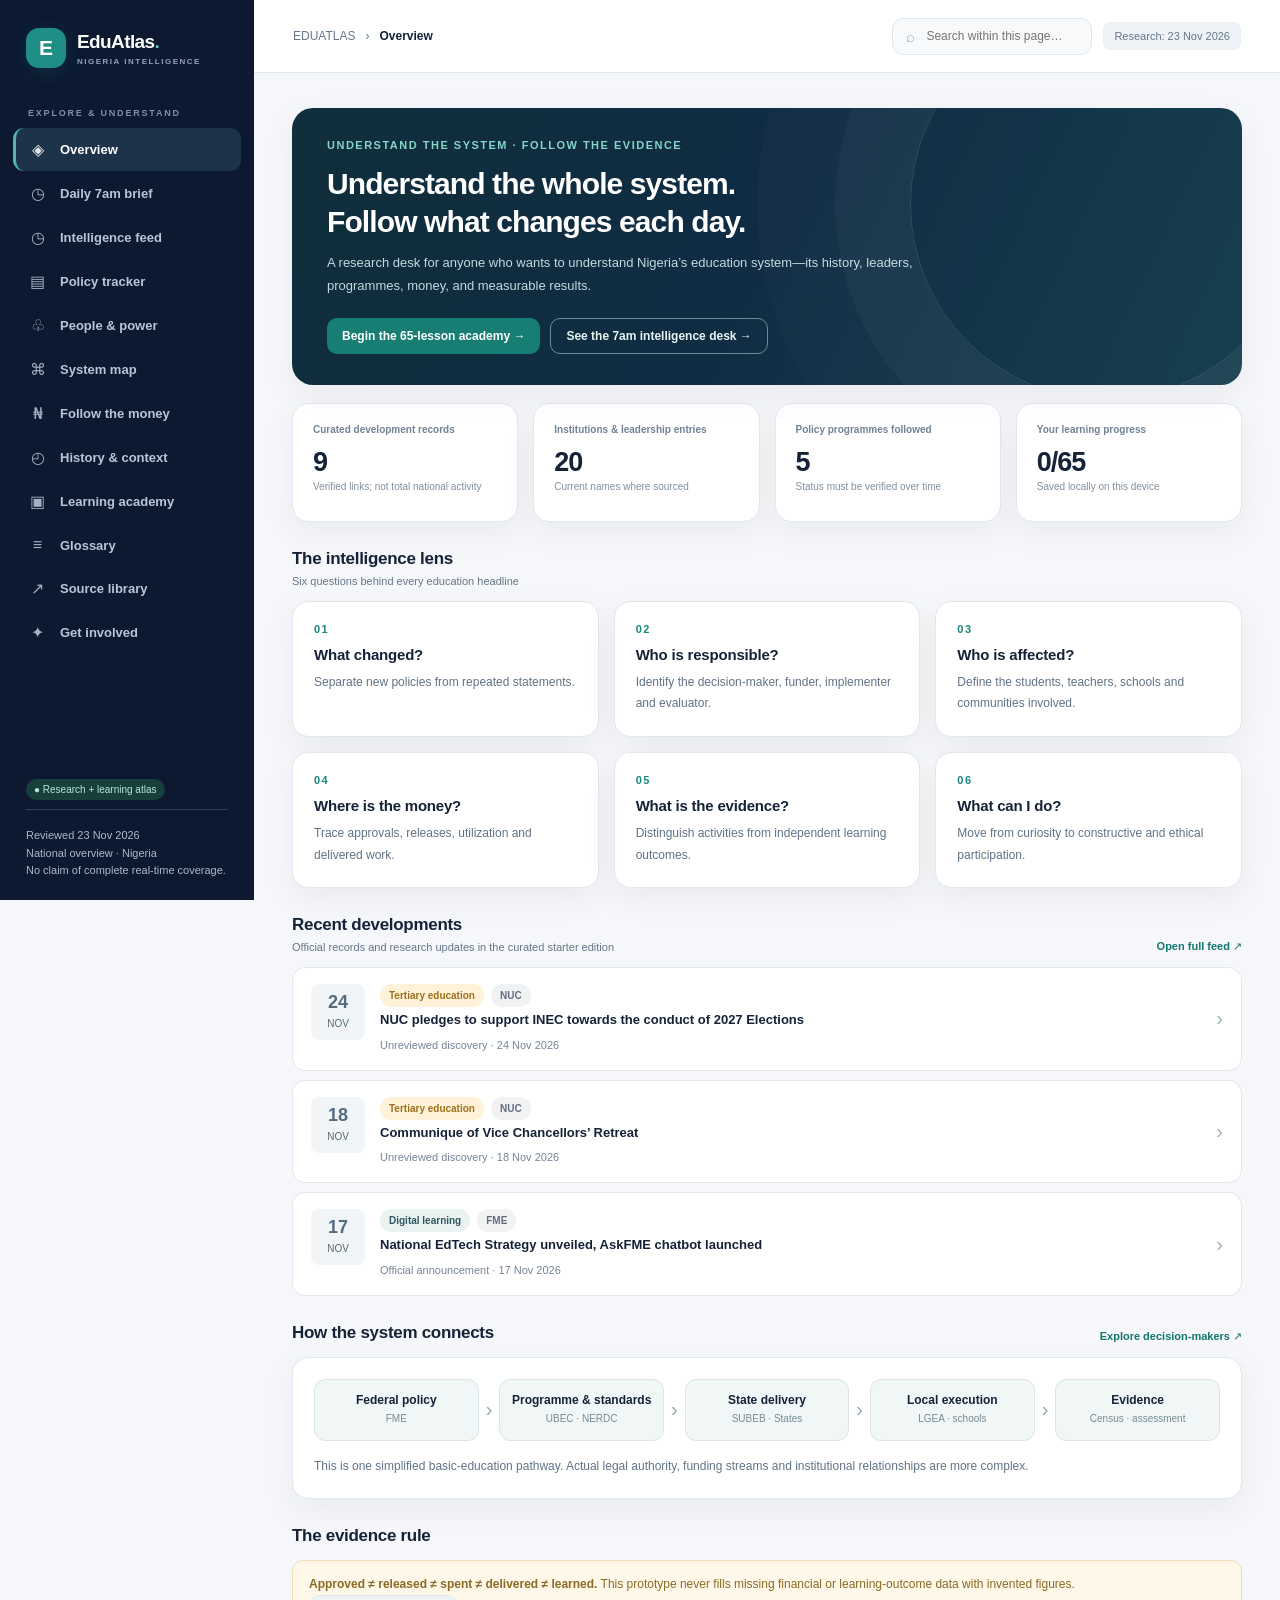
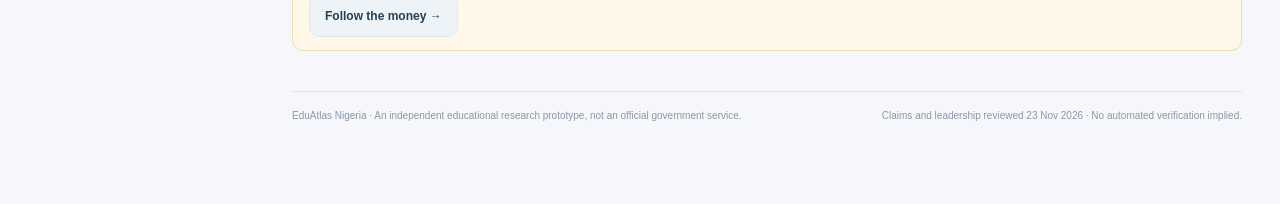
<file: index.html>
<!doctype html>
<html lang="en">
<head>
<meta charset="utf-8"><meta name="viewport" content="width=device-width,initial-scale=1">
<meta name="description" content="EduAtlas Nigeria: understand education policy, people, funding, evidence and change.">
<title>EduAtlas Nigeria — Education Intelligence</title>
<link rel="stylesheet" href="styles.css">
</head>
<body>
<div id="app"><main style="font:16px system-ui,sans-serif;max-width:640px;margin:8vh auto;padding:24px;color:#1c3449"><h1>EduAtlas Nigeria</h1><p>Loading your education intelligence and learning platform…</p><p>If the page stays here, try the <a href="./offline-demo.html">single-file web edition</a> (65 lessons; fixed content) or <a href="./health.html">open the connection test</a>.</p></main></div><noscript><p style="font:16px system-ui;padding:16px">EduAtlas requires JavaScript. Enable JavaScript in your browser to load the application.</p></noscript>
<script src="data/curated.js"></script>
<script src="data/academy.js"></script>
<script src="data/daily_brief.js"></script>
<script src="app.js"></script>
</body>
</html>
</file>
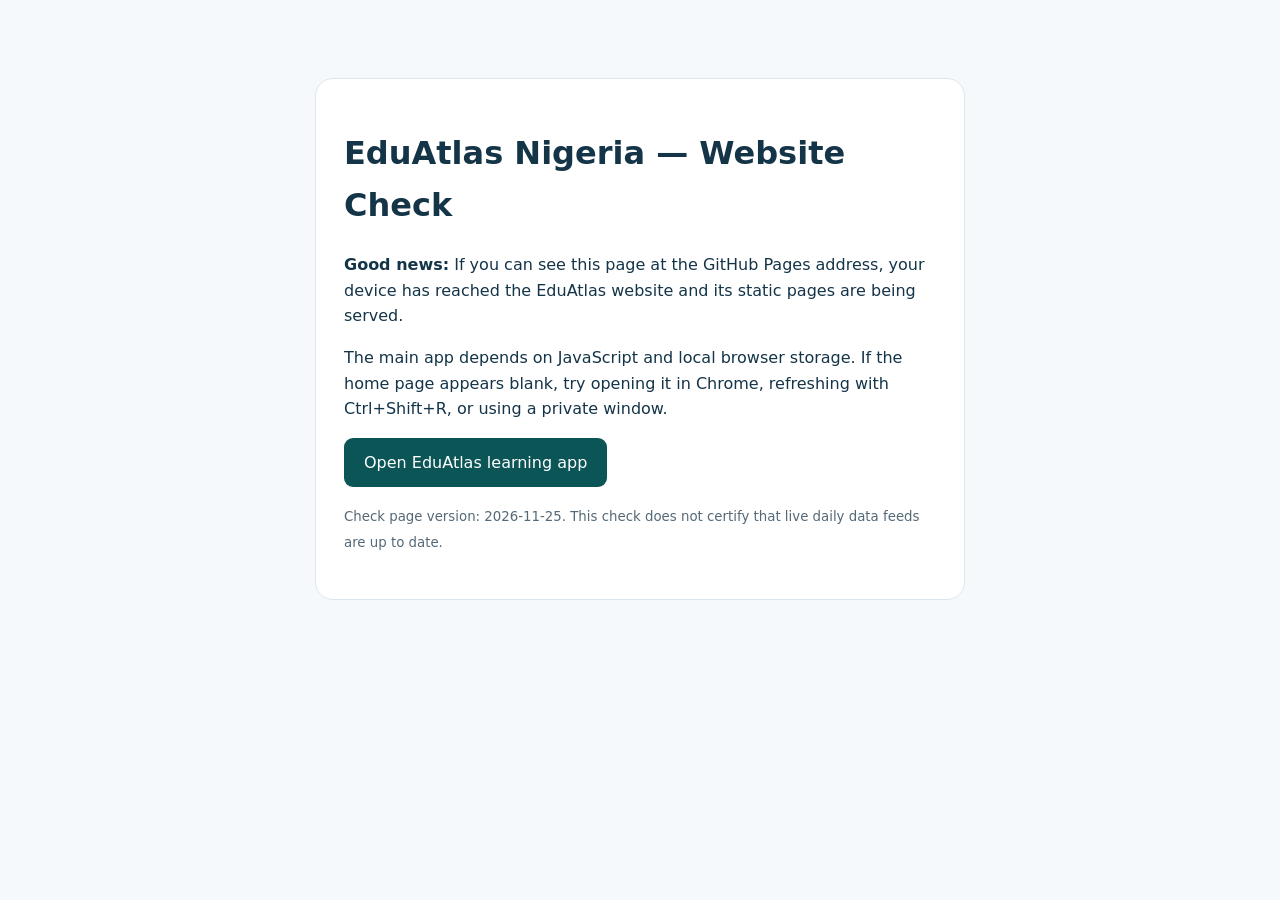
<file: health.html>
<!doctype html><html lang="en"><head><meta charset="utf-8"><meta name="viewport" content="width=device-width,initial-scale=1"><title>EduAtlas Nigeria — Website Check</title><style>body{font:16px/1.6 system-ui,-apple-system,sans-serif;max-width:650px;margin:6vh auto;padding:24px;color:#143448;background:#f6f9fc}main{background:#fff;border-radius:18px;border:1px solid #dde6ed;padding:28px}a{display:inline-block;background:#0c5557;color:white;text-decoration:none;padding:12px 20px;border-radius:9px}small{color:#546978}</style></head><body><main><h1>EduAtlas Nigeria — Website Check</h1><p><strong>Good news:</strong> If you can see this page at the GitHub Pages address, your device has reached the EduAtlas website and its static pages are being served.</p><p>The main app depends on JavaScript and local browser storage. If the home page appears blank, try opening it in Chrome, refreshing with Ctrl+Shift+R, or using a private window.</p><p><a href="./index.html">Open EduAtlas learning app</a></p><p><small>Check page version: 2026-11-25. This check does not certify that live daily data feeds are up to date.</small></p></main></body></html>
</file>
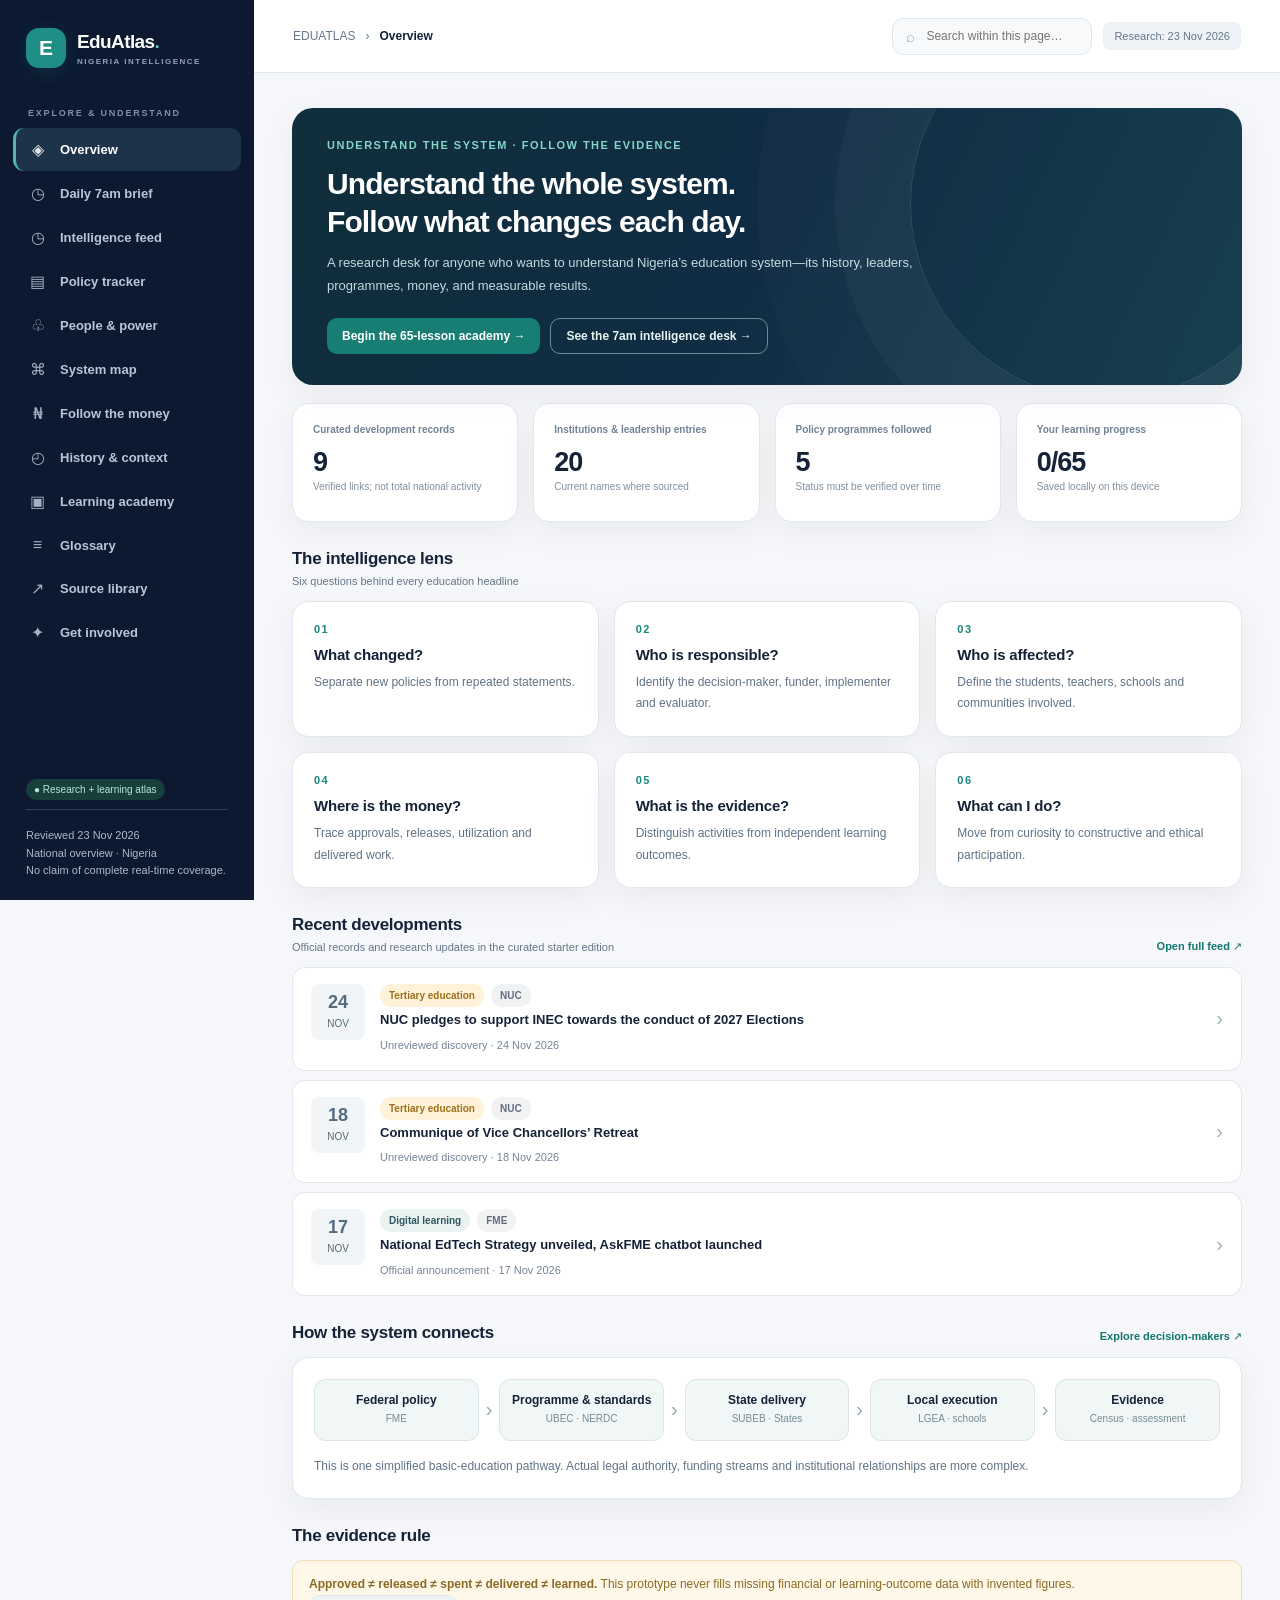
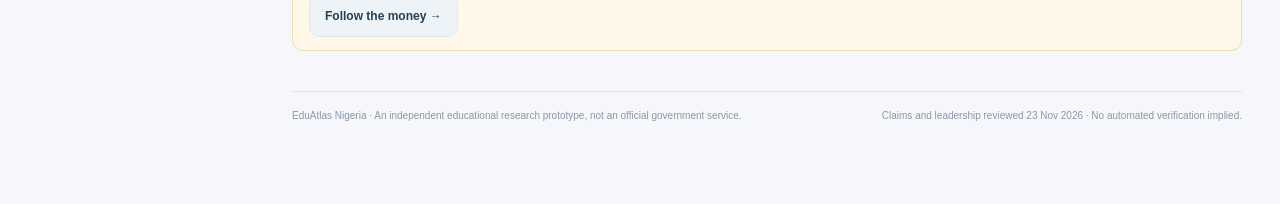
<file: offline-demo.html>
<!doctype html><html lang="en"><head><meta charset="utf-8" /><meta name="viewport" content="width=device-width,initial-scale=1" /><meta name="description" content="EduAtlas Nigeria — 65 lessons, glossary and education intelligence demo" /><title>EduAtlas Nigeria — Systematic Learning & Intelligence</title><style>:root { --ink:#152238;--sub:#66768b;--line:#e0e7ee;--bg:#f5f7fa;--paper:#ffffff;--navy:#0c1930;--nav2:#10253d;--aqua:#1d8b81;--mint:#dff4e9;--gold:#e7b856;--amber:#fff3dc;--blue:#e8effc;--radius:16px;--shadow:0 10px 32px rgba(10,27,49,.055);font-synthesis:none }
*{box-sizing:border-box}html,body{margin:0;min-height:100%;font-family:Inter,ui-sans-serif,-apple-system,BlinkMacSystemFont,"Segoe UI",sans-serif;color:var(--ink);background:var(--bg)}button,input,select,textarea{font:inherit}a{color:#14776d;text-decoration:none}a:hover{text-decoration:underline}button{cursor:pointer}button:disabled{cursor:not-allowed;opacity:.52}
.shell{display:flex;min-height:100vh}.sidebar{background:var(--navy);color:#d5deea;width:254px;flex-shrink:0;position:sticky;top:0;height:100vh;display:flex;flex-direction:column;padding:27px 13px 20px;overflow:auto}.brand{padding:1px 13px 23px;display:flex;align-items:center;gap:11px}.brandmark{background:#1f8e85;color:white;border-radius:13px;width:40px;height:40px;display:grid;place-items:center;font-weight:900;font-size:21px;box-shadow:0 4px 20px #1d8b8130}.brand b{display:block;letter-spacing:-.6px;font-size:19px;color:#fff}.brand small{display:block;color:#91a4bb;letter-spacing:1.5px;text-transform:uppercase;font-size:8px;margin-top:4px;font-weight:700}.nav-group{color:#7c90a8;font-weight:750;text-transform:uppercase;letter-spacing:1.8px;font-size:9px;margin:17px 15px 9px}.nav-link{display:flex;align-items:center;gap:12px;width:100%;border:0;border-radius:11px;background:transparent;text-align:left;color:#b7c7d8;padding:12px 14px;margin:1px 0;font-size:13px;font-weight:590}.nav-link .n-icon{font-size:16px;opacity:.88;width:21px;text-align:center}.nav-link:hover,.nav-link.active{background:#1d334a;color:#fff}.nav-link.active{border-left:3px solid #51b7ab;padding-left:11px}.side-foot{margin-top:auto;padding:21px 13px 0}.side-foot .edition{font-size:11px;line-height:1.6;color:#a8bbcb;border-top:1px solid #294158;padding-top:17px}.side-foot .safe{display:inline-block;background:#183f3c;color:#b1e9d5;font-size:10px;padding:5px 8px;border-radius:25px;margin-bottom:9px}
.main{flex:1;min-width:0}.topbar{height:73px;border-bottom:1px solid var(--line);background:#fff;display:flex;align-items:center;gap:15px;justify-content:space-between;padding:0 39px;position:sticky;top:0;z-index:10}.breadcrumbs{display:flex;align-items:center;gap:10px;font-size:12px;color:var(--sub)}.breadcrumbs strong{color:var(--ink)}.search-wrap{display:flex;align-items:center;gap:9px;border:1px solid var(--line);border-radius:11px;background:#f7f9fb;max-width:305px;flex:1;padding:9px 13px;color:#9caabd}.search-wrap input{border:none;outline:none;background:none;min-width:0;width:100%;color:var(--ink);font-size:12px}.mini-icon{font-size:15px}.top-right{display:flex;align-items:center;gap:11px}.date-tag{font-size:11px;color:#64778d;background:#eff3f8;border:1px solid #e7edf2;padding:7px 10px;border-radius:8px;white-space:nowrap}.content{max-width:1260px;margin:0 auto;padding:35px 38px 80px}.eyebrow{color:#19877b;font-size:11px;font-weight:800;letter-spacing:1.5px;text-transform:uppercase}.page-title{font-size:30px;line-height:1.18;letter-spacing:-1px;margin:9px 0}.page-subtitle{color:#5c7185;line-height:1.75;max-width:720px;font-size:13px;margin:0 0 26px}.section-heading{display:flex;justify-content:space-between;align-items:end;margin:27px 0 14px;gap:14px}.section-heading h2{font-size:17px;letter-spacing:-.3px;margin:0}.section-heading p{color:var(--sub);font-size:11px;margin:6px 0 0}.section-heading a{font-size:11px;font-weight:750;white-space:nowrap}.hero{border-radius:21px;background:linear-gradient(115deg,#102e3b 0%,#102c43 48%,#173f4f 100%);color:#fff;min-height:230px;padding:31px 35px;position:relative;overflow:hidden;box-shadow:var(--shadow)}.hero:after{content:"";position:absolute;right:-60px;top:-100px;width:390px;height:390px;border:1px solid #ffffff20;border-radius:50%;box-shadow:0 0 0 75px #ffffff08,0 0 0 153px #ffffff04;pointer-events:none}.hero .eyebrow{color:#85d5c9}.hero h1{font-size:30px;letter-spacing:-.9px;line-height:1.25;margin:14px 0 11px;max-width:580px}.hero p{color:#c5d9df;max-width:590px;font-size:13px;line-height:1.8;margin:0 0 20px}.hero-actions{display:flex;gap:10px;flex-wrap:wrap}.btn{border:none;background:#187e73;color:white;padding:10px 15px;font-size:12px;border-radius:10px;font-weight:750;display:inline-flex;align-items:center;gap:7px}.btn:hover{background:#136d64;text-decoration:none}.btn.secondary{background:transparent;color:#e8f6f3;border:1px solid #658f93}.btn.light{color:#244055;background:#eef3f7;border:1px solid #e1e9ee}.btn.outline{background:#fff;color:#177a70;border:1px solid #bddad3}.grid{display:grid;gap:15px}.four{grid-template-columns:repeat(4,minmax(0,1fr))}.three{grid-template-columns:repeat(3,minmax(0,1fr))}.two{grid-template-columns:repeat(2,minmax(0,1fr))}.stat-card,.card{background:var(--paper);border:1px solid var(--line);border-radius:var(--radius);box-shadow:var(--shadow)}.stat-card{padding:18px 20px;min-height:119px}.stat-card .top{font-size:10px;color:#718296;font-weight:650;line-height:1.5}.stat-card .num{font-size:27px;font-weight:800;letter-spacing:-1px;margin:10px 0 2px}.stat-card .foot{font-size:10px;color:#8090a0;line-height:1.4}.card{padding:21px}.card h3{margin:0 0 9px;font-size:15px;letter-spacing:-.2px}.card p{font-size:12px;line-height:1.8;color:#617386;margin:0}.chip{font-size:10px;border-radius:20px;padding:5px 9px;font-weight:750;display:inline-flex;align-items:center;gap:4px;color:#2f5662;background:#eaf3f2;line-height:1.3}.chip.blue{background:#e9effe;color:#4e64a3}.chip.gold{background:#fff2d9;color:#9e701b}.chip.gray{background:#f0f2f4;color:#626d7d}.chip.red{background:#fff0ec;color:#9f645c}.tiny{font-size:11px;color:var(--sub)}.sourcelink{font-weight:750;font-size:11px;color:#137b70;display:inline-flex;align-items:center;gap:4px}.update-list{display:grid;gap:9px}.update{display:grid;grid-template-columns:54px minmax(0,1fr) auto;gap:15px;padding:16px 18px;background:#fff;border:1px solid var(--line);border-radius:13px;cursor:pointer;align-items:start}.update:hover,.clickcard:hover{border-color:#86c1b9;box-shadow:0 8px 25px #1d8b8110}.u-date{text-align:center;background:#f2f5f7;padding:9px 5px;border-radius:8px;color:#556a7a}.u-date b{display:block;font-size:18px;line-height:1.1}.u-date small{font-size:10px;text-transform:uppercase}.u-title{font-size:13px;font-weight:760;margin:3px 0 6px;line-height:1.5}.u-sub{font-size:11px;color:#758598;line-height:1.65}.u-arrow{font-size:20px;color:#9eb0b8;align-self:center}.row-between{display:flex;align-items:center;justify-content:space-between;gap:10px}.row-wrap{display:flex;flex-wrap:wrap;align-items:center;gap:7px}.notice{padding:13px 16px;background:#e9f1f8;color:#435c75;border:1px solid #d4e3f0;border-radius:11px;font-size:12px;line-height:1.7}.notice.warn{background:#fff7e8;border-color:#f2ddad;color:#8a6a25}.selectrow{display:flex;gap:9px;flex-wrap:wrap;align-items:center;margin-bottom:18px}.field{border:1px solid var(--line);border-radius:10px;background:#fff;color:#45566b;padding:10px 12px;font-size:12px;max-width:280px}.text-input{width:100%}.counter{margin-left:auto;color:#7b8794;font-size:11px}.policy{padding:20px}.policy h3{font-size:15px;margin:10px 0 6px}.policy .details{margin-top:16px;padding-top:13px;border-top:1px solid #ebeff4;font-size:11px;line-height:1.8;color:#607286}.policy .details strong{color:#34465d}.policy .bottom{margin-top:14px}.persona{display:flex;align-items:center;gap:11px}.avatar{width:40px;height:40px;display:grid;place-items:center;border-radius:11px;color:#105e58;background:#d5eee8;font-weight:850;flex-shrink:0;font-size:13px}.persona b{font-size:13px;display:block;line-height:1.5}.persona small{font-size:10px;color:#748395;display:block;margin-top:2px}.stake-card{display:flex;flex-direction:column;gap:14px}.stake-card .detail{font-size:11px;line-height:1.75;color:#607286}.stake-card .qa{background:#f7f9fa;padding:11px;border-radius:9px;font-size:11px;line-height:1.6;color:#50677c}.stake-card .linkarea{margin-top:auto}.chain{display:flex;align-items:stretch;gap:7px;flex-wrap:wrap}.chain .node{border:1px solid #dae6e8;background:#f1f7f6;border-radius:11px;padding:13px 11px;text-align:center;flex:1;min-width:110px}.chain .node strong{display:block;font-size:12px}.chain .node small{display:block;font-size:10px;color:#768b96;margin-top:5px;line-height:1.45}.chain .arrow{display:grid;place-items:center;color:#91acb3;font-size:20px}.timeline{position:relative;padding-left:27px;margin:20px 0 0;border-left:2px solid #d4e9e5}.event{position:relative;padding:0 0 21px 20px}.event:before{content:"";position:absolute;left:-34px;top:3px;background:#14897b;border:5px solid #dcf3ec;width:10px;height:10px;border-radius:50%}.event .year{font-size:11px;font-weight:900;color:#168277;letter-spacing:1px}.event h3{margin:7px 0;font-size:15px}.event p{font-size:12px;color:#627387;line-height:1.8;margin:0 0 8px;max-width:780px}.fund-steps{display:grid;grid-template-columns:repeat(5,minmax(0,1fr));gap:10px;margin:20px 0}.fund-step{border:1px solid #e0e7ef;background:#fff;border-radius:12px;padding:17px 13px;min-height:170px}.fund-step .stepnum{font-weight:850;font-size:10px;color:#b1becb}.fund-step strong{display:block;font-size:12px;margin:13px 0 11px;line-height:1.5}.fund-step .value{font-size:13px;font-weight:850;color:#176e65;line-height:1.4;min-height:25px}.fund-step .value.unknown{color:#af6f30}.fund-step p{font-size:10px;line-height:1.65;color:#7c8c9c;margin:10px 0 0}.lesson{display:flex;gap:16px;align-items:center;padding:18px 20px;border-radius:13px;border:1px solid var(--line);background:white;cursor:pointer}.lesson:hover{border-color:#77beb3}.lesson .n{display:grid;place-items:center;min-width:38px;height:38px;background:#e4efed;border-radius:11px;color:#24766d;font-size:12px;font-weight:850}.lesson strong{font-size:13px}.lesson p{font-size:11px;line-height:1.5;color:var(--sub);margin:5px 0 0}.lesson .end{margin-left:auto;color:#8599a5}.progressbg{height:8px;border-radius:9px;background:#e3eaee;overflow:hidden;margin:8px 0 4px}.progressfill{height:100%;background:#289789;transition:width .2s}.learning-article{padding:26px;background:#fff;border:1px solid var(--line);border-radius:17px}.learning-article h2{font-size:21px}.learning-article p,.learning-article li{font-size:13px;line-height:1.9;color:#52677b}.learning-article h3{font-size:15px;margin-top:24px}.learning-article ul{padding-left:20px}.learning-article .question{background:#edf6f2;padding:15px;border-left:3px solid #259185;border-radius:7px;font-size:12px;color:#346358;line-height:1.7}.source-card{display:flex;justify-content:space-between;align-items:start;gap:15px}.source-card .source-icon{width:38px;height:38px;border-radius:12px;flex-shrink:0;display:grid;place-items:center;background:#e7f1ec;color:#18766c;font-size:19px}.source-card p{font-size:11px}.source-card h3{margin-top:4px}.source-card .visit{align-self:center}.tagline{display:flex;align-items:center;gap:8px;font-size:11px;color:#607486}.dot{width:7px;height:7px;background:#42a795;border-radius:100%;display:inline-block}.empty{padding:48px 20px;text-align:center;border:1px dashed #cddce0;color:#708393;border-radius:13px;font-size:13px;line-height:1.8}.drawer{position:fixed;inset:0;z-index:50;display:none}.drawer.open{display:block}.drawer-backdrop{background:rgba(14,27,42,.46);position:absolute;inset:0}.drawer-panel{position:absolute;right:0;top:0;height:100%;background:white;max-width:490px;width:100%;padding:31px;overflow:auto;box-shadow:-15px 0 40px rgba(5,20,30,.16)}.close{border:1px solid var(--line);border-radius:9px;background:#fff;width:34px;height:34px;font-size:18px;float:right}.drawer h2{font-size:23px;line-height:1.3;letter-spacing:-.5px;margin-top:13px}.drawer p{line-height:1.85;color:#566a7b;font-size:13px}.drawer .d-label{font-weight:800;font-size:11px;color:#8396a3;text-transform:uppercase;letter-spacing:1.2px;margin-top:23px}.divider{border-top:1px solid var(--line);margin:19px 0}.roadmap{display:grid;gap:12px}.roadmap-item{display:flex;gap:15px;border:1px solid #e0e7eb;border-radius:12px;background:#fff;padding:18px}.roadmap-item .week{color:#22857d;font-weight:850;font-size:11px;min-width:50px}.roadmap-item b{font-size:13px}.roadmap-item p{font-size:11px;color:#687d8e;line-height:1.7;margin:5px 0 0}.notes{width:100%;min-height:135px;resize:vertical;padding:15px;border:1px solid #d8e3e8;border-radius:10px;color:#21344b;line-height:1.7;background:#fff}.callout{background:#eaf7f1;border:1px solid #cbe9dd;border-radius:13px;padding:18px;font-size:12px;line-height:1.75;color:#356459}.switch{border:1px solid var(--line);background:white;color:#5d7183;border-radius:9px;padding:8px 11px;font-size:11px;font-weight:750}.switch.on{border-color:#a5ded0;background:#e5f6f0;color:#156e62}.footerline{margin-top:40px;padding-top:16px;border-top:1px solid #dce5ed;font-size:10px;line-height:1.6;color:#8a98a8;display:flex;justify-content:space-between;gap:20px}.live-banner{display:inline-flex;gap:8px;align-items:center;border:1px solid #e2e9e5;border-radius:10px;background:#f5faf7;color:#607b72;font-size:11px;padding:10px 13px}.metric-intro{font-size:12px;line-height:1.75;color:#65798b;max-width:780px}.keyboard-k{border:1px solid #d8e1e8;border-radius:4px;padding:0 4px;background:#fff}
@media(max-width:1120px){.four{grid-template-columns:repeat(2,minmax(0,1fr))}.three{grid-template-columns:repeat(2,minmax(0,1fr))}.fund-steps{grid-template-columns:repeat(3,minmax(0,1fr))}}@media(max-width:780px){.shell{display:block}.sidebar{position:relative;height:auto;width:100%;padding:12px 13px;display:block}.brand{padding:6px 8px 10px}.nav-group,.side-foot{display:none}.nav-links{display:flex;overflow:auto;gap:4px;padding:4px 0}.nav-link{min-width:max-content;width:auto;padding:9px 10px;font-size:11px}.nav-link.active{border-left:0;border-bottom:2px solid #5bc7bd;padding:9px 10px 7px}.topbar{height:58px;padding:0 18px}.topbar .date-tag{display:none}.content{padding:22px 18px 55px}.hero{padding:25px 23px;min-height:auto}.hero h1{font-size:26px}.page-title{font-size:25px}.fund-steps{grid-template-columns:repeat(2,minmax(0,1fr))}.chain .arrow{display:none}}@media(max-width:480px){.two,.three,.four{grid-template-columns:1fr}.fund-steps{grid-template-columns:1fr}.search-wrap{max-width:160px}.hero h1{font-size:23px}.section-heading h2{font-size:16px}.update{grid-template-columns:43px 1fr 15px;gap:11px;padding:13px}.card{padding:18px}.topbar{gap:7px}.breadcrumbs{font-size:10px}.footerline{display:block}}
/* v2 Learning Atlas: structured modules, adaptive lesson reader, daily intelligence */
.atlas-intro{margin-bottom:18px}.atlas-intro h3{margin:7px 0}.atlas-intro p{margin-top:10px}.track-scroller{display:flex;gap:9px;overflow-x:auto;padding:3px 1px 15px;margin-bottom:4px;scrollbar-color:#b5c9ca transparent}.track-tab{border:1px solid #d9e5e8;background:#fff;flex:0 0 auto;min-width:175px;max-width:205px;border-radius:12px;padding:12px;text-align:left;color:#526477;box-shadow:var(--shadow)}.track-tab span{display:block;font-size:11px;font-weight:750;line-height:1.5}.track-tab small{display:block;font-size:10px;color:#7d8e9c;margin-top:6px}.track-tab.active{background:#116d67;color:#fff;border-color:#116d67}.track-tab.active small{color:#d0eeea}.study-grid{display:grid;grid-template-columns:minmax(225px,300px) minmax(0,1fr);gap:18px;align-items:start}.study-sidebar{background:#fff;border:1px solid var(--line);border-radius:16px;padding:19px;position:sticky;top:86px}.study-sidebar h3{margin:9px 0;font-size:17px}.study-sidebar p{font-size:11px;line-height:1.75;color:var(--sub)}.study-lesson-list{display:grid;gap:7px;margin:18px 0}.study-lesson{width:100%;border:1px solid #e4eaef;border-radius:10px;background:#f8fafb;display:flex;align-items:center;text-align:left;gap:10px;padding:11px;font-size:11px;line-height:1.5;color:#455c71}.study-lesson.active{border-color:#55aa9e;background:#eaf7f2;color:#125c52;font-weight:800}.study-num{width:30px;height:30px;border-radius:9px;background:#e9efef;display:grid;place-items:center;flex-shrink:0;font-size:10px;font-weight:800}.study-lesson.active .study-num{background:#cdeae2}.side-aim{border-top:1px solid #e6ecee;padding-top:14px;margin-top:20px}.side-aim b{font-size:11px}.study-article{padding:29px 34px;min-height:650px}.study-article h2{font-size:26px;line-height:1.25;margin:18px 0}.study-article h3{font-size:14px;margin:26px 0 9px;color:#23485d}.study-article p{font-size:13px;line-height:2.0;max-width:780px}.keytake{background:#edf8f5;border:1px solid #d4eae5;padding:17px 19px;border-radius:12px;margin:18px 0}.keytake b{font-size:11px;color:#166b61;letter-spacing:.2px}.keytake p{margin:10px 0 0}.answer-guide{background:#f4f7fa;border-left:3px solid #537f9f;padding:14px 17px;margin:14px 0 0;font-size:12px;line-height:1.8;color:#3e6079}.study-sources{display:flex;flex-direction:column;align-items:flex-start;gap:9px;margin:14px 0}.study-bottom{margin-top:17px;flex-wrap:wrap}.gloss-card h3{color:#116f69}.gloss-card{min-height:116px}@media(max-width:1070px){.study-grid{grid-template-columns:minmax(205px,245px) minmax(0,1fr)}.study-article{padding:24px}}@media(max-width:720px){.study-grid{grid-template-columns:1fr}.study-sidebar{position:static}.study-article{padding:22px 18px}.track-tab{max-width:175px;min-width:155px}}
</style></head><body><div id="app"></div><script>window.EDUATLAS={"project":"EduAtlas Nigeria","reviewed":"2026-11-23","disclaimer":"Research starter edition. The entries are curated examples, not exhaustive national coverage. Officials and programme status can change after the review date.","updates":[{"id":"edtech-launch","date":"2026-11-17","topic":"Digital learning","agency":"FME","headline":"National EdTech Strategy unveiled, AskFME chatbot launched","summary":"The government unveiled its education technology strategy and AI-powered AskFME chatbot, alongside a review of Nigeria Education Data Infrastructure. Launch is not evidence of nationwide adoption or learning impact.","status":"Official announcement","impact":"Watch teacher training, access, implementation funding and evaluation.","url":"https://fmino.gov.ng/fg-unveils-national-edtech-strategy-launches-askfme-ai-chatbot-advances-unified-education-data-system/"},{"id":"budget-q2","date":"2026-11-07","topic":"Public finance","agency":"Budget Office","headline":"Q2 2026 federal budget implementation report published","summary":"The Budget Office published its second-quarter implementation report. Education-sector figures must be extracted from relevant budget lines before claiming amounts released or utilized.","status":"Report published","impact":"Compare approved education allocations against actual releases and spending.","url":"https://budgetoffice.gov.ng/index.php/second-quarter-2026-budget-implementation-report"},{"id":"certificate-digital","date":"2026-09-08","topic":"Governance","agency":"FME","headline":"Ministry announces automated academic certificate verification","summary":"The ministry announced automation of certificate evaluation and authentication processes. Verify user access, coverage and processing performance separately.","status":"Official announcement","impact":"Watch turnaround times, error rates and accessibility.","url":"https://education.gov.ng/fg-automates-academic-certificate-verification-eliminates-physical-visits-to-education-ministry/"},{"id":"nuc-blueprint","date":"2026-07-07","topic":"Tertiary education","agency":"NUC","headline":"NUC receives Blueprint 2.0 reform framework for universities","summary":"The National Universities Commission received a policy committee's Blueprint 2.0 document on university reform. Publication or presentation does not itself establish implemented reforms.","status":"Framework presented","impact":"Look for an adopted implementation plan, milestones and budgets.","url":"https://www.nuc.edu.ng/prof-ribadu-unveils-blueprint-2-0-to-drive-comprehensive-reform-of-nigerian-universities/"},{"id":"dnemis","date":"2026-07-01","topic":"Education data","agency":"FME","headline":"Digital education management information system launched","summary":"The ministry launched the digital annual school census and public DNEMIS portal, intended to strengthen school-level data and accountability.","status":"Platform launched","impact":"Track school reporting completeness and whether data informs funding.","url":"https://education.gov.ng/fg-unveils-national-digital-education-platform-to-track-every-school-and-learner-strengthen-planning-transparency-and-accountability/"},{"id":"trcn-accreditation","date":"2026-06-09","topic":"Teachers","agency":"TRCN","headline":"TRCN begins implementing school accreditation policy linked to examinations","summary":"TRCN reports beginning implementation of the federal policy linking school accreditation with public examinations.","status":"Implementation reported","impact":"Monitor school compliance, teacher preparedness and independent quality assurance.","url":"https://www.trcn.gov.ng/"},{"id":"nedi-unveiled","date":"2026-05-14","topic":"Education data","agency":"FME","headline":"National Education Data Infrastructure unveiled","summary":"NEDI was presented as a foundation for national planning, budgeting and performance data across educational levels.","status":"Official unveiling","impact":"Track interoperability, data quality, child privacy and actual usage.","url":"https://education.gov.ng/fg-unveils-nigerian-education-data-infrastructure-nedi-as-part-of-its-expansive-education-transformation-agenda/"},{"id":"curriculum-2025","date":"2025-09-03","topic":"Curriculum","agency":"NERDC / FME","headline":"Federal government announces revised national curriculum","summary":"The curriculum review reduced subject loads and revised emphases across basic and secondary levels. The announcement preceded implementation work in schools.","status":"Policy announced","impact":"Follow textbook availability, teacher training and assessments.","url":"https://nerdc.gov.ng/content_manager/pdf_files/Press%20Release%20On%20New%20FG%20Curriculum.pdf"},{"id":"hope-edu","date":"2025-03-31","topic":"Foundational learning","agency":"World Bank / FME","headline":"World Bank approves $500 million HOPE-EDU financing","summary":"The World Bank approved financing to support quality basic education. Approval is not proof of disbursement, utilization or measurable learning improvement.","status":"Financing approved","impact":"Watch participating states, disbursements, independent assessments and results.","url":"https://www.worldbank.org/en/news/press-release/2025/04/02/support-for-human-capital-in-nigeria-world-bank-approves-new-financing-for-education-nutrition-and-economic-resilience"}],"stakeholders":[{"id":"minister","person":"Dr. Maruf Tunji Alausa","role":"Minister of Education","organization":"Federal Ministry of Education","scope":"National","responsibility":"Federal education policy, strategic coordination and oversight of national initiatives.","question":"Which policy milestones have moved into funded implementation?","url":"https://education.gov.ng/about-us/","category":"Decision makers"},{"id":"state-minister","person":"Prof. Suwaiba Sa’idu Ahmad","role":"Minister of State for Education","organization":"Federal Ministry of Education","scope":"National","responsibility":"Supports ministry leadership, including education inclusion, stakeholder engagement and programme coordination.","question":"How are marginalised learners being reached and retained?","url":"https://education.gov.ng/fme-directors/prof-suwaiba-said-ahmad/","category":"Decision makers"},{"id":"ubec","person":"Dr. Aisha Garba","role":"Executive Secretary","organization":"Universal Basic Education Commission (UBEC)","scope":"Basic education","responsibility":"Coordinates federal intervention for basic education and works with State Universal Basic Education Boards.","question":"Which state grants have been accessed, spent and evaluated?","url":"https://ubec.gov.ng/","category":"Implementation"},{"id":"nerdc","person":"Prof. Salisu Shehu","role":"Executive Secretary","organization":"Nigerian Educational Research and Development Council (NERDC)","scope":"Curriculum","responsibility":"Curriculum development and educational research and development.","question":"Are revised curricula supported with training, materials and assessment?","url":"https://nerdc.gov.ng/content_manager/eso.html","category":"Standards & curriculum"},{"id":"nuc","person":"Prof. Abdullahi Yusufu Ribadu","role":"Executive Secretary","organization":"National Universities Commission (NUC)","scope":"Higher education","responsibility":"University system regulation, standards and programme accreditation.","question":"How are university quality and research outcomes measured?","url":"https://www.nuc.edu.ng/prof-ribadu-unveils-blueprint-2-0-to-drive-comprehensive-reform-of-nigerian-universities/","category":"Regulators"},{"id":"tetfund","person":"Arc. Sonny S. T. Echono","role":"Executive Secretary","organization":"Tertiary Education Trust Fund (TETFund)","scope":"Higher education","responsibility":"Tertiary education intervention funding and institutional project support.","question":"Which projects are completed, utilized and delivering outcomes?","url":"https://www.tetfund.gov.ng/about","category":"Finance & implementation"},{"id":"trcn","person":"Ronke Soyombo","role":"Registrar / Chief Executive","organization":"Teachers Registration Council of Nigeria (TRCN)","scope":"Teaching profession","responsibility":"Teacher registration, licensing and professional standards.","question":"How many teachers meet current professional standards?","url":"https://www.trcn.gov.ng/our-people","category":"Regulators"},{"id":"jamb","person":"Segun Aina","role":"Registrar / Chief Executive","organization":"Joint Admissions and Matriculation Board (JAMB)","scope":"Tertiary access","responsibility":"Tertiary admissions processes and examinations within its mandate.","question":"What do admissions and transition patterns reveal about access?","url":"https://www.jamb.gov.ng/Registrar_CE","category":"Regulators"},{"id":"fme-data","person":"Office of Educational Planning, Research and Development","role":"Education statistics and planning directorate","organization":"Federal Ministry of Education","scope":"National","responsibility":"Annual School Census coordination and education statistics and planning.","question":"What share of schools reported validated data this year?","url":"https://education.gov.ng/educational-planning-research-and-development/","category":"Data & evidence"},{"id":"budget-office","person":"Budget Office of the Federation","role":"Federal budget preparation and implementation reporting","organization":"Federal Government","scope":"Public finance","responsibility":"Publishes appropriation and budget implementation documents; not the only source of state education spending.","question":"What was approved, released and spent by institution and programme?","url":"https://budgetoffice.gov.ng/","category":"Finance & implementation"},{"id":"state-subeB","person":"State SUBEB leadership (varies by state)","role":"State Universal Basic Education Board","organization":"State governments","scope":"State / local","responsibility":"State-level basic education programme implementation, working with local education authorities and schools.","question":"How do federal grants and state funds reach specific schools?","url":"https://ubec.gov.ng/","category":"Implementation"},{"id":"nbte-office","person":"National Board for Technical Education","role":"Technical education regulation and accreditation","organization":"National Board for Technical Education","scope":"National","responsibility":"Technical and vocational programme oversight, standards, and accredited institutions.","question":"Which programmes in this location have active accreditation?","url":"https://www.nbte.gov.ng/","category":"Regulators"},{"id":"ncce-office","person":"National Commission for Colleges of Education","role":"Teacher education regulatory institution","organization":"National Commission for Colleges of Education","scope":"National","responsibility":"Quality assurance, curriculum and standards associated with colleges of education.","question":"Which teacher education programmes meet applicable minimum standards?","url":"https://ncce.gov.ng/Home/ActsAndFunctions","category":"Regulators"},{"id":"neco-office","person":"National Examinations Council","role":"Nigerian examination administration","organization":"National Examinations Council","scope":"National","responsibility":"Administration of specified national school examinations, including NECO senior secondary and basic education certification examinations.","question":"Which examinations, candidate categories and assessment methods are covered?","url":"https://neco.gov.ng/","category":"Assessment & certification"},{"id":"nelfund-office","person":"Nigerian Education Loan Fund","role":"Student financing institution","organization":"Nigerian Education Loan Fund","scope":"National","responsibility":"Administration of eligible education loans, including student support disbursements subject to programme rules.","question":"What has been applied for, approved, actually disbursed and sustained?","url":"https://nelf.gov.ng/","category":"Finance & implementation"},{"id":"state-ministry-office","person":"State Ministries of Education (vary by state)","role":"State education policy and administration","organization":"36 State Ministries of Education / FCT education authorities","scope":"State / FCT","responsibility":"State-level administration, school policy execution, personnel and financing responsibilities, varying by state and education level.","question":"Which state office has authority over this school or programme?","url":"https://education.gov.ng/","category":"Implementation"},{"id":"local-education-office","person":"Local Government Education Authorities","role":"Local basic education administration","organization":"Local Government Education Authorities","scope":"Local","responsibility":"School support, supervision and implementation through applicable state/local arrangements.","question":"Who supervises school attendance, facilities and basic education delivery in this LGA?","url":"https://ubec.gov.ng/","category":"Implementation"},{"id":"headteacher-office","person":"Public school leaders and management committees","role":"School-level governance and instructional leadership","organization":"Individual schools","scope":"School","responsibility":"School planning, teaching support, safeguarding, reporting, management and appropriate family engagement.","question":"What evidence does this school retain on attendance, teaching conditions and improvement?","url":"https://emis.education.gov.ng/","category":"Implementation"},{"id":"nerdc-curriculum-unit","person":"NERDC official curriculum resources","role":"Curriculum framework and resource publication","organization":"Nigerian Educational Research and Development Council","scope":"National","responsibility":"Official curriculum framework development and publication of implementation-related educational materials.","question":"Which curriculum version and subject framework applies to this school year?","url":"https://nerdc.gov.ng/","category":"Standards & curriculum"},{"id":"budget-execution","person":"Federal budget implementation reporting","role":"Federal fiscal performance records","organization":"Budget Office of the Federation","scope":"National","responsibility":"Quarterly fiscal implementation reporting relevant to federal education vote execution.","question":"Which actual releases and expenditures support the project figure?","url":"https://budgetoffice.gov.ng/index.php/resources/internal-resources/reports/quarterly-budget-implementation","category":"Finance & implementation"}],"timeline":[{"year":"1882","title":"Colonial education ordinance","body":"One of the early colonial measures for regulating formal schooling in the Lagos/Gold Coast context. It did not mark the beginning of all education in Nigeria: Indigenous and Islamic systems predate it.","url":"https://www.cambridge.org/core/journals/journal-of-african-law/article/international-human-rights-obligations-and-the-influence-of-economic-principles-on-education-delivery-in-nigeria-as-an-e9-country/C689C09F888923F4F4E78BC23BF8BF48"},{"year":"1955","title":"Western Region expands free primary education","body":"The Western Region introduced free primary education, an important regional turning point. Other regions followed different paths and timelines.","url":"https://documents1.worldbank.org/curated/en/123131468195000690/pdf/ACS14245-WP-P153070-Box394836B-PUBLIC-Nigeria-Governance-and-Finance-Analysis-Dec30.pdf"},{"year":"1969","title":"National Curriculum Conference","body":"Helped define the goals of a national system and influenced the later National Policy on Education.","url":"https://education.gov.ng/wp-content/uploads/2020/06/NATIONAL-POLICY-ON-EDUCATION.pdf"},{"year":"1976","title":"Universal Primary Education expansion","body":"National UPE programme sought wider primary-school access, drawing lessons from earlier regional experiences.","url":"https://ubec.gov.ng/wp-content/uploads/2024/2022-NPA-REPORT.pdf"},{"year":"1977","title":"First National Policy on Education","body":"Established a major national education policy framework, later revised repeatedly.","url":"https://education.gov.ng/wp-content/uploads/2020/06/NATIONAL-POLICY-ON-EDUCATION.pdf"},{"year":"1999","title":"Universal Basic Education programme launched","body":"UBE policy sought universal access to basic education, extending beyond the earlier UPE approach.","url":"https://documents1.worldbank.org/curated/en/123131468195000690/pdf/ACS14245-WP-P153070-Box394836B-PUBLIC-Nigeria-Governance-and-Finance-Analysis-Dec30.pdf"},{"year":"2004","title":"Compulsory, Free Universal Basic Education Act","body":"Established the statutory foundation for compulsory free basic education and UBEC's relationship with states and local governments.","url":"https://ubec.gov.ng/wp-content/uploads/2021/09/NGA87623-UBE-ACT-2004.pdf"},{"year":"2025","title":"Curriculum review and HOPE-EDU financing","body":"The federal government announced revisions to curriculum content, while the World Bank approved additional basic-education financing.","url":"https://nerdc.gov.ng/content_manager/pdf_files/Press%20Release%20On%20New%20FG%20Curriculum.pdf"},{"year":"2026","title":"Education data and EdTech strategy","body":"NEDI and DNEMIS announcements and the National EdTech Strategy reflect a stronger policy emphasis on education data and digital infrastructure. Implementation outcomes still need assessment.","url":"https://fmino.gov.ng/fg-unveils-national-edtech-strategy-launches-askfme-ai-chatbot-advances-unified-education-data-system/"}],"policies":[{"id":"p-nesri","title":"Nigeria Education Sector Renewal Initiative","agency":"FME","since":"2026","area":"Cross-sector","stage":"Reform agenda published","why":"Six-pillar strategic reform framework covering foundational needs, access, skills, data and quality.","whatNext":"Find implementation plans, agency owners, annual milestones, costs and independently measured outcomes.","url":"https://nesri.education.gov.ng/pillars"},{"id":"p-hope","title":"HOPE-EDU basic education financing","agency":"World Bank / FME","since":"2025","area":"Foundational learning","stage":"Financing approved","why":"$500 million financing approved to support basic education improvements.","whatNext":"Verify actual disbursements, state projects, classroom reach and literacy gains.","url":"https://www.worldbank.org/en/news/press-release/2025/04/02/support-for-human-capital-in-nigeria-world-bank-approves-new-financing-for-education-nutrition-and-economic-resilience"},{"id":"p-cur","title":"Revised national curriculum","agency":"NERDC / FME","since":"2025","area":"Curriculum","stage":"Announced; adoption varies","why":"Reduces subject overload and revises learning emphases.","whatNext":"Track teacher training, textbooks, alignment with examinations and learning evidence by state.","url":"https://nerdc.gov.ng/content_manager/pdf_files/Press%20Release%20On%20New%20FG%20Curriculum.pdf"},{"id":"p-dnemis","title":"NEDI / DNEMIS education data infrastructure","agency":"FME","since":"2026","area":"Education data","stage":"Platform launched","why":"Integrates annual school census and public education statistics infrastructure.","whatNext":"Verify reporting completeness, data validity and privacy safeguards.","url":"https://emis.education.gov.ng/"},{"id":"p-edtech","title":"National EdTech Strategy 2025–2030","agency":"FME","since":"2026","area":"Digital learning","stage":"Strategy unveiled","why":"Sets a national direction for power, connectivity, devices, teacher competency, data governance and AI.","whatNext":"Verify funded implementation, offline access, teacher adoption and learner outcomes.","url":"https://edutech.education.gov.ng/strategy-hub"}],"funds":[{"id":"f-hope","title":"HOPE-EDU financing","agency":"World Bank / participating authorities","period":"Approved March 2025","amount":"US$500 million approved financing","stages":[{"step":"Budget / approval","value":"US$500 million","note":"Financing approved by World Bank"},{"step":"Funds released","value":null,"note":"Disbursement figure not verified in this prototype"},{"step":"Funds utilized","value":null,"note":"Verified programme expenditure not extracted"},{"step":"Outputs delivered","value":null,"note":"Independent delivery evidence not entered"},{"step":"Learning outcomes","value":null,"note":"Causal learning results not entered"}],"url":"https://www.worldbank.org/en/news/press-release/2025/04/02/support-for-human-capital-in-nigeria-world-bank-approves-new-financing-for-education-nutrition-and-economic-resilience"},{"id":"f-2026","title":"Federal education spending — 2026","agency":"Budget Office / relevant ministries","period":"2026 fiscal year","amount":"Detailed extraction pending","stages":[{"step":"Budget / approval","value":"Appropriation document available","note":"Agency-specific approved education budget lines have not been entered"},{"step":"Funds released","value":null,"note":"Releases must be extracted from implementation reports"},{"step":"Funds utilized","value":null,"note":"Cash utilization must be separated from approval"},{"step":"Outputs delivered","value":null,"note":"Match expenditure to verified projects and services"},{"step":"Learning outcomes","value":null,"note":"Link spending to validated learning measures with careful attribution"}],"url":"https://budgetoffice.gov.ng/index.php/resources/internal-resources/reports/quarterly-budget-implementation/2026-budget-implementation-reports"},{"id":"f-ubec","title":"UBEC federal-state intervention grants","agency":"UBEC / state SUBEBs","period":"Ongoing programme","amount":"State-specific figures pending","stages":[{"step":"Budget / approval","value":"Statutory mechanism","note":"The UBE Act establishes the grant mechanism; no specific state amount is asserted here"},{"step":"Funds released","value":null,"note":"Requires UBEC and state records"},{"step":"Funds utilized","value":null,"note":"Requires project and financial records"},{"step":"Outputs delivered","value":null,"note":"Requires facility and classroom verification"},{"step":"Learning outcomes","value":null,"note":"Requires appropriate learning assessments"}],"url":"https://ubec.gov.ng/wp-content/uploads/2021/09/NGA87623-UBE-ACT-2004.pdf"}],"sources":[{"name":"Federal Ministry of Education","type":"Policy and official announcements","url":"https://education.gov.ng/"},{"name":"DNEMIS / Annual School Census","type":"Administrative education data","url":"https://emis.education.gov.ng/"},{"name":"Budget Office of the Federation","type":"Appropriations and spending reports","url":"https://budgetoffice.gov.ng/"},{"name":"Universal Basic Education Commission","type":"Basic-education programmes and grants","url":"https://ubec.gov.ng/"},{"name":"NERDC","type":"Curriculum and learning standards","url":"https://nerdc.gov.ng/"},{"name":"National Universities Commission","type":"University standards and policy","url":"https://www.nuc.edu.ng/"},{"name":"TETFund","type":"Tertiary intervention financing","url":"https://www.tetfund.gov.ng/"},{"name":"TRCN","type":"Teacher registration and standards","url":"https://www.trcn.gov.ng/"},{"name":"World Bank Nigeria education","type":"Financing and programme evaluation","url":"https://www.worldbank.org/en/country/nigeria"},{"name":"UNICEF Nigeria","type":"Children, education and learning evidence","url":"https://www.unicef.org/nigeria/education"},{"name":"Nigeria EdTech Strategy Hub","type":"Digital education policy","url":"https://edutech.education.gov.ng/"},{"name":"National Commission for Colleges of Education","type":"Teacher education and accreditation","url":"https://ncce.gov.ng/Home/ActsAndFunctions"},{"name":"National Board for Technical Education","type":"Technical education regulation and accreditation","url":"https://www.nbte.gov.ng/"},{"name":"National Examinations Council","type":"School examinations and certification","url":"https://neco.gov.ng/"},{"name":"Nigerian Education Loan Fund","type":"Tertiary student loans","url":"https://nelf.gov.ng/"},{"name":"World Bank Global Education Evidence Advisory Panel","type":"Impact evidence and cost-effectiveness","url":"https://www.worldbank.org/en/brief/2025/10/30/global-education-evidence-advisory-panel"}]};

window.EDUATLAS_ACADEMY={"title":"Systematic Learning Atlas","last_editorial_review":"2026-11-23","editorial_note":"Study content provides a structured introduction and investigative methods, not a substitute for official law, current instructions or supervised professional education. Verify revisions in cited primary sources.","tracks":[{"id":"t01","title":"Education: first principles","purpose":"Understand what education exists to do before judging whether institutions succeed.","lessons":[{"id":"t01-l01","number":1,"title":"What education is—and is not","foundation":"Education develops knowledge, judgement, values, capabilities and the ability to participate in society. Schooling is one organized pathway, but education also happens through families, apprenticeship, communities, workplaces and self-study. A school can operate without delivering high-quality education, so enrolment is a necessary but insufficient success measure.","mechanism":"Separate inputs (teachers, schools and money), activities (lessons), outputs (attendance and courses completed), outcomes (competence) and impacts (long-term opportunities). This causal chain prevents misleading claims about success.","nigeria":"In Nigeria, a new school building matters if it provides access, but further evidence is needed to know whether pupils actually develop literacy, numeracy and other competencies.","investigate":"Choose a Nigerian education headline and sort its claims into input, activity, output, outcome and impact.","checkAnswer":"A delivered classroom is an output. Better reading proficiency is an outcome. Higher lifetime earnings would be a possible longer-term impact.","sources":["policy"],"minutes":15},{"id":"t01-l02","number":2,"title":"Purposes of a national education system","foundation":"Education pursues several public purposes: individual development, economic capability, citizenship, cultural transmission, social mobility and scientific progress. These aims can reinforce or compete with each other. Defining success as examination passes alone excludes important purposes.","mechanism":"A balanced education system needs explicit goals for access, equity, learning, wellbeing, research and productive skills, with different measures for each. Curriculum choices reveal what a society prioritizes.","nigeria":"The National Policy on Education establishes broad national aspirations; studying it helps distinguish statutory and policy objectives from what schools can currently achieve.","investigate":"Draft six measurable outcomes for a good school without using enrolment alone.","checkAnswer":"Useful outcomes include reading progress, mathematical reasoning, retention, wellbeing, practical competence and responsible civic participation.","sources":["policy"],"minutes":15},{"id":"t01-l03","number":3,"title":"Access, participation, learning and attainment","foundation":"Access means an opportunity to enter education. Participation means regular engagement. Learning means demonstrated growth in knowledge or skill. Attainment refers to milestones such as grades or credentials. These terms describe related but different realities.","mechanism":"A learner may enrol, miss many days, pass by promotion and remain unable to read at grade level. Good monitoring checks each stage instead of treating a certificate as proof of competence.","nigeria":"In contexts affected by poverty, distance or insecurity, improved enrolment can coexist with weak attendance or learning.","investigate":"Create a four-column indicator sheet for enrolment, attendance, literacy and completion.","checkAnswer":"The four measures answer different questions; none should be inferred mechanically from another.","sources":["policy"],"minutes":15},{"id":"t01-l04","number":4,"title":"Equity, equality and inclusion","foundation":"Equality gives people the same entitlement or support. Equity addresses unequal barriers so people can achieve meaningful opportunities. Inclusion changes the environment to serve learners with diverse circumstances and abilities.","mechanism":"Funding per school may look equal while rural schools face higher costs, larger teacher shortages or accessibility needs. Equity-sensitive funding should use transparent, evidence-based need measures.","nigeria":"Different Nigerian states and communities have very different educational conditions. A single intervention can have very different effects across them.","investigate":"Explain why two schools with equal budgets might need different support.","checkAnswer":"Costs, distance, teacher shortages, disability accommodations and security vary by context; equal inputs may not produce equal opportunity.","sources":["policy"],"minutes":20},{"id":"t01-l05","number":5,"title":"Education as a connected system","foundation":"Education is not merely a collection of schools: family conditions, nutrition, teacher labour markets, public finance, regulations, assessment, employment and political decisions interact. A reform at one point can be blocked elsewhere.","mechanism":"Systems thinking traces feedback loops and bottlenecks. A new curriculum requires trained teachers, texts, class time, relevant examinations and monitoring; otherwise the written curriculum may never become classroom practice.","nigeria":"Use the curriculum–teacher–school–assessment relationship to explain why a federal policy can fail to change a local classroom.","investigate":"Draw a cause-and-effect diagram for poor reading skills, marking causes the education ministry cannot solve alone.","checkAnswer":"Teacher practices, attendance, home language, nutrition, materials and governance may jointly affect reading; a single-cause explanation is usually incomplete.","sources":["policy"],"minutes":20}]},{"id":"t02","title":"History of education in Nigeria","purpose":"Trace institutions from precolonial traditions through national reforms, without treating history as a list of dates.","lessons":[{"id":"t02-l01","number":1,"title":"Indigenous and Islamic knowledge traditions","foundation":"Before colonial schooling, diverse Nigerian communities transmitted skills and social knowledge through families, age groups, apprenticeship, religious learning and occupational guilds. Qur’anic educational traditions were established in parts of northern Nigeria long before British administration.","mechanism":"Education history should ask whose knowledge was recognized, who could access it, how it was assessed and which institutions transmitted it. Colonial formal schooling did not create education itself.","nigeria":"Craft apprenticeship, community farming knowledge, storytelling and Islamic schools illustrate different historic forms of organized learning.","investigate":"Compare one precolonial knowledge pathway with formal schooling across curriculum, teacher, evidence of competence and entry rules.","checkAnswer":"Both can be systematic; their purposes, knowledge forms and certification practices may differ.","sources":["policy"],"minutes":15},{"id":"t02-l02","number":2,"title":"Mission schools and colonial administration","foundation":"Christian mission schools expanded Western-style schooling in coastal and southern areas; colonial ordinances, grants and examinations shaped regulation and administration. Expansion was uneven across regions and communities.","mechanism":"Institutional path dependence matters: early investments and language policies can influence access, school networks and attitudes for generations. Avoid reducing complex historical change to one ordinance.","nigeria":"Look at missionary, colonial and regional policy traditions together when examining geographic differences in educational access.","investigate":"Explain why an 1882 ordinance is not the beginning of education in Nigeria.","checkAnswer":"It regulated certain colonial formal-school arrangements; earlier Indigenous and Islamic education existed.","sources":["policy"],"minutes":15},{"id":"t02-l03","number":3,"title":"Regional education and the 1955 Western Region initiative","foundation":"Before and around independence, regional governments made different choices about education access, finance and language. The Western Region introduced a major free-primary-education initiative in 1955, illustrating both political ambition and implementation challenges.","mechanism":"Rapid enrolment expansion creates demand for teachers, rooms, books and sustainable budgets. Studying historical reforms helps identify recurring tensions between access and quality.","nigeria":"Use the 1955 Western Region initiative as a case study in the costs of scaling public education rather than as a model to copy without context.","investigate":"What evidence would demonstrate that access expansion was matched by learning quality?","checkAnswer":"Look beyond enrolment to teacher preparation, classroom conditions, attendance and literacy outcomes.","sources":["policy"],"minutes":15},{"id":"t02-l04","number":4,"title":"National policy, UPE and the 6–3–3–4 era","foundation":"The 1969 national curriculum conference helped shape education-policy debate. The National Policy on Education appeared in 1977, and national Universal Primary Education was launched in 1976. Later changes in structure and governance affected federal–state responsibilities.","mechanism":"Policies often mix broad visions with detailed delivery obligations. Distinguish the date a system was announced from when its components were implemented across schools.","nigeria":"The 6–3–3–4 framework became influential in organizing primary, secondary and tertiary stages, even as implementation varied.","investigate":"Build a timeline explaining UPE, National Policy on Education and subsequent framework changes.","checkAnswer":"Policy publication, programme launch and full implementation are distinct historical events.","sources":["policy"],"minutes":20},{"id":"t02-l05","number":5,"title":"Universal Basic Education and contemporary renewal","foundation":"UBE was launched in 1999 and given a statutory framework in 2004. Subsequent decades saw reforms in curriculum, school finance, data systems, digital technology, skills programmes and education access.","mechanism":"Historical analysis identifies continuity and change: many 2026 programmes seek to address longstanding access, teaching, financing and accountability challenges.","nigeria":"Study the relationship between the UBE Act, UBEC, state boards, current NESRI pillars and programme financing.","investigate":"Identify one current reform that addresses a problem already visible in earlier education history.","checkAnswer":"Teacher capacity and the financing of universal access have repeatedly challenged reform efforts across decades.","sources":["policy"],"minutes":20}]},{"id":"t03","title":"Law, rights and policy","purpose":"Learn what is legally required, what is stated as policy and what must be verified in implementation.","lessons":[{"id":"t03-l01","number":1,"title":"Constitutional framework and education","foundation":"The Constitution includes education-related state policy objectives. Legal enforceability depends on the precise constitutional provisions, legislation and judicial interpretation; a national aspiration is not always an individually enforceable claim in the same way as a statutory entitlement.","mechanism":"Read primary legal texts before attributing obligations. Ask whether a rule is constitutional guidance, enacted law, regulation, policy or administrative announcement.","nigeria":"Many education discussions invoke section 18 of Nigeria’s Constitution; careful analysis also considers the Constitution’s broader framework and relevant legislation.","investigate":"Classify a ministry press release and an Act of the National Assembly as different types of authority.","checkAnswer":"An Act has legislative force; a press release primarily documents a communication, which may or may not implement a binding instrument.","sources":["ube"],"minutes":15},{"id":"t03-l02","number":2,"title":"UBE Act 2004 and compulsory basic education","foundation":"The Compulsory, Free Universal Basic Education Act provides a statutory basis for basic education obligations and UBEC’s role. Funding, eligibility and responsibilities operate through a legal and administrative structure involving federal and state authorities.","mechanism":"Always identify the relevant section of law and current implementing guidelines before asserting a specific entitlement or grant rule. National promises only improve access when states, local authorities and schools implement them.","nigeria":"The UBE framework is central to understanding JSS-level compulsory education and matching-grant discussions.","investigate":"Locate the statutory basis for free compulsory basic education; distinguish it from a general political statement.","checkAnswer":"The 2004 Act is the foundation; operational arrangements require reading current guidelines and implementation records.","sources":["ube"],"minutes":15},{"id":"t03-l03","number":3,"title":"National Policy on Education and other policy instruments","foundation":"A National Policy on Education expresses state intentions, goals, priorities and standards. Specialized policies address teachers, inclusive learning, skills, non-state schools and other domains. Policies can coexist with later announcements that require careful reconciliation.","mechanism":"For each policy, record edition, date, issuer, affected level, duties, enforcement route, financing assumptions and implementation evidence. An undated PDF or press report is not enough.","nigeria":"The FME hosts a National Policy on Education 2014 document and more recent policy materials; consult primary copies rather than assume one announcement replaced every provision.","investigate":"Create a policy register entry with issuer, effective date, source, target group and accountable implementer.","checkAnswer":"A useful register separates stated intent from evidence that frontline institutions complied.","sources":["ube"],"minutes":15},{"id":"t03-l04","number":4,"title":"Children, safeguarding and non-state provision","foundation":"Rights and protections affect school attendance, non-discrimination, safety, welfare and treatment of children. Public, private, faith-based and non-formal institutions operate under different arrangements and regulatory requirements.","mechanism":"Education law intersects with child protection, disability rights, public safety, employment, procurement and data protection. State-level legal differences can matter and should be verified.","nigeria":"The federal non-state schools policy provides a starting point for studying regulation of private and other non-government education providers.","investigate":"What safeguards should precede collection of pupils’ attendance or performance records?","checkAnswer":"Legal basis, data minimization, appropriate security, role-based access, parental/guardian rules where applicable and avoidance of unnecessary biometrics.","sources":["ube"],"minutes":20},{"id":"t03-l05","number":5,"title":"Legal accountability and how to read an instrument","foundation":"Legal analysis should ask who has authority to act, what conduct is required, what resources are provided, who may enforce the obligation and how disputes are resolved. It should also distinguish binding provisions from aspirational language.","mechanism":"A policy action may require a budget line, regulation, state approval or operational guidelines before school-level implementation. Track each link in the chain.","nigeria":"When a new curriculum is announced, inspect the approved framework, rollout circulars, examination rules and state-level directives.","investigate":"Build a 6-row evidence checklist for any announced nationwide reform.","checkAnswer":"Include official instrument, date, covered schools, funding, teacher guidance, implementation reporting and independent results.","sources":["ube"],"minutes":20}]},{"id":"t04","title":"Stakeholders and institutional power","purpose":"Learn who decides, pays, implements, regulates and measures outcomes across levels.","lessons":[{"id":"t04-l01","number":1,"title":"Federal Ministry of Education and federal coordination","foundation":"The Federal Ministry of Education has major responsibilities for federal education policy, coordination and oversight. Federal influence does not mean the ministry directly operates every state primary school.","mechanism":"Mapping authority means distinguishing policy formation, regulation, funding and local delivery. The actor making an announcement may differ from the one who must recruit teachers or procure school materials.","nigeria":"Use official FME pages and current appointment records; named officeholders can change, so review dates matter.","investigate":"For a school infrastructure gap, identify federal, state and school roles separately.","checkAnswer":"Find the responsible state or school authority, then trace whether federal intervention grants or other funding are involved.","sources":["fme"],"minutes":15},{"id":"t04-l02","number":2,"title":"UBEC, SUBEB and local basic education","foundation":"UBEC coordinates federal universal basic education interventions, while State Universal Basic Education Boards and local education bodies are central to implementation. The detailed split of responsibilities depends on law and administrative arrangements.","mechanism":"Trace decisions from a national programme to state eligibility, transfers, procurement, contractors, delivery and school-level use. The local government area is an important geographical unit but is not itself proof of who controls each budget line.","nigeria":"For an unused classroom block, identify the project owner, contractor, SUBEB records and school management rather than attributing responsibility by guesswork.","investigate":"Draw a responsibility chain for a textbook programme from federal announcement to pupil access.","checkAnswer":"The chain may run through UBEC/NERDC, state authorities, procurement, school delivery and teacher use; document the actual programme-specific chain.","sources":["fme"],"minutes":15},{"id":"t04-l03","number":3,"title":"Curriculum, examinations and quality assurance bodies","foundation":"NERDC contributes curriculum research and development. Examination and certification agencies, such as WAEC and NECO, have particular assessment roles; quality assurance requires appropriate supervision and standards.","mechanism":"Curriculum is an intended learning programme, while examination syllabuses and classroom delivery influence what is actually taught. Students can face conflicting incentives if these are not aligned.","nigeria":"When subjects change, ask whether the curriculum, textbooks, teacher training and examination specifications changed together.","investigate":"Which agency source would you consult first to verify a change in the Basic Education Curriculum?","checkAnswer":"NERDC materials and official FME announcements, followed by verified examination-body guidance.","sources":["fme"],"minutes":15},{"id":"t04-l04","number":4,"title":"NUC, NBTE, NCCE, TRCN and TETFund","foundation":"The National Universities Commission, National Board for Technical Education, National Commission for Colleges of Education, Teachers Registration Council of Nigeria and TETFund have different oversight, regulation, professional or funding mandates.","mechanism":"A regulator sets or monitors standards; an institution provides education; a financing agency supports eligible projects. Confusing them makes it difficult to ask the right accountability question.","nigeria":"A university accreditation issue should not be addressed as though it were a SUBEB primary-school grant issue.","investigate":"Match tertiary accreditation, technical standards, teacher registration and research grant questions to their institutions.","checkAnswer":"NUC, NBTE, TRCN and TETFund respectively are relevant, though precise procedures must be checked.","sources":["fme"],"minutes":20},{"id":"t04-l05","number":5,"title":"States, civil society, families and employers","foundation":"State ministries and education boards are primary decision-makers for much school delivery. Parents, community associations, private operators, unions, nonprofits and employers influence access, teaching, safety and workforce preparation.","mechanism":"Stakeholder analysis distinguishes decision power, financial resources, implementation responsibility and influence. It helps build coalitions without confusing advocacy with legal authority.","nigeria":"A local reading intervention may depend on the school head, district supervisors, parents, a state board and a nonprofit implementer.","investigate":"Create a power–interest map for one local education problem.","checkAnswer":"Prioritize those with decision power and those affected; involve teachers and families early, not only senior officials.","sources":["fme"],"minutes":20}]},{"id":"t05","title":"Educational levels and learning pathways","purpose":"Understand what learners should acquire at every stage and how transitions work.","lessons":[{"id":"t05-l01","number":1,"title":"Early childhood care and pre-primary education","foundation":"Early childhood education builds language, social interaction, self-regulation, motor development and curiosity, often through play and guided activity. It is not merely an early version of secondary-school examination preparation.","mechanism":"School readiness depends on health, nutrition, secure relationships, opportunities to talk and appropriate learning materials. Quality must be defined developmentally rather than by worksheets alone.","nigeria":"Study ECCDE responsibilities and the practical barriers to affordable early learning in your state.","investigate":"Design an age-appropriate observation of language development without formal testing pressure.","checkAnswer":"Storytelling, conversation, play, listening and observation can reveal useful developmental information.","sources":["policy"],"minutes":15},{"id":"t05-l02","number":2,"title":"Primary education and foundational competence","foundation":"Primary schooling establishes literacy, numeracy, communication and the basis for disciplinary understanding. Progress should be cumulative, but promotion alone cannot demonstrate mastery.","mechanism":"Early reading includes decoding, fluency, vocabulary and comprehension; mathematics includes number sense and operations. Targeted support matters when these foundations are missing.","nigeria":"Explore Nigeria’s foundational learning evidence and a state-level basic-school data source.","investigate":"If a Primary 4 child cannot read a short passage, what should the school do first?","checkAnswer":"Diagnose specific gaps, provide structured support and monitor progress rather than assume more grade-level textbook pages solve the problem.","sources":["policy"],"minutes":15},{"id":"t05-l03","number":3,"title":"Junior secondary: consolidating and exploring","foundation":"Junior secondary links basic schooling to further academic, technical or other pathways. Students need growing subject knowledge, reasoning, language skills and exposure to interests and occupations.","mechanism":"Subject specialization increases, so weak foundational skills become more consequential. Effective transition requires guidance, assessment and support for learners at risk of dropout.","nigeria":"Understand JSS within the nine-year basic education policy context and investigate transitions to senior secondary.","investigate":"List three warning signals for a learner at risk of not completing JSS.","checkAnswer":"Chronic absence, declining performance, financial hardship or safety concerns can indicate risk; investigate respectfully.","sources":["policy"],"minutes":15},{"id":"t05-l04","number":4,"title":"Senior secondary, examinations and choices","foundation":"Senior secondary study deepens disciplinary learning and prepares students for higher education, training and work. Examination results matter but should not be mistaken for a complete measure of competence.","mechanism":"Good guidance helps students choose academic or technical pathways with accurate information about entry requirements and practical demands.","nigeria":"Investigate the relationship among curricula, WAEC/NECO certification and tertiary admissions.","investigate":"How would you assess science competence beyond examination scores?","checkAnswer":"Include correctly supervised laboratory skills, explanation, data interpretation and safe practices.","sources":["policy"],"minutes":20},{"id":"t05-l05","number":5,"title":"TVET, adult education and lifelong learning","foundation":"Technical and vocational education, apprenticeships, continuing education and non-formal programmes broaden education beyond linear university pathways. Competency certification should reflect what a learner can actually do.","mechanism":"Effective technical training requires equipment, skilled instructors, relevant employers and credible practical assessment. Job creation also depends on the wider economy.","nigeria":"Read the national skills policy and compare trade-centre outcomes with labour-market opportunities in a chosen state.","investigate":"Choose a trade and identify the evidence needed to claim trainees are work-ready.","checkAnswer":"Independent practical demonstration, safety competence and employer feedback are stronger than certificates issued solely for attendance.","sources":["policy"],"minutes":20}]},{"id":"t06","title":"Curriculum, pedagogy and language","purpose":"Explore how knowledge moves from official plans into meaningful student learning.","lessons":[{"id":"t06-l01","number":1,"title":"Curriculum design from first principles","foundation":"A curriculum specifies desired competencies, knowledge sequences, content, methods and expectations across grades. A syllabus lists topics; a lesson plan translates objectives into teaching. These are related but distinct documents.","mechanism":"Curriculum alignment checks whether textbooks, lesson time, teacher preparation and assessments support the intended competencies. Subject reduction by itself cannot prove that learning has improved.","nigeria":"Use an official NERDC curriculum to identify one learning objective, prerequisite concepts and assessment method.","investigate":"Choose one objective and write an observable demonstration of achievement.","checkAnswer":"A good demonstration specifies what the learner can explain, do or produce under fair conditions.","sources":["curriculum"],"minutes":15},{"id":"t06-l02","number":2,"title":"Reading instruction and language comprehension","foundation":"Reading combines recognizing written words with understanding language. Phonemic awareness, phonics, fluency, vocabulary and comprehension matter in different proportions as learners progress.","mechanism":"Assessment should identify whether a child struggles to decode words, understand vocabulary or interpret a text; each requires different instructional support.","nigeria":"Compare reading lessons in a familiar Nigerian language and English, distinguishing language proficiency from reading processes.","investigate":"What is wrong with giving every struggling reader the same worksheet?","checkAnswer":"Children have different decoding, fluency, language and comprehension needs; diagnostic teaching targets the actual gap.","sources":["curriculum"],"minutes":15},{"id":"t06-l03","number":3,"title":"Teaching mathematics as reasoning","foundation":"Mathematics learning builds from number sense and operations to fractions, algebra, measurement, geometry and data interpretation. Fluency and conceptual understanding reinforce each other; neither is sufficient alone.","mechanism":"Worked examples, deliberate practice, manipulatives and timely feedback help students connect concepts with procedures. Applications must be mathematically correct and suitable for the learner’s level.","nigeria":"Use local pricing, measurement or school attendance data to design a problem that requires explanation rather than answer copying.","investigate":"Create a fraction lesson with an example, guided practice and an independent check.","checkAnswer":"The independent check should show whether pupils can reason without merely repeating the teacher’s demonstration.","sources":["curriculum"],"minutes":15},{"id":"t06-l04","number":4,"title":"Active learning, explicit instruction and feedback","foundation":"Effective pedagogy is not a choice between silent memorization and unguided discovery. Teachers often need to explain clearly, model thinking, ask questions, structure practice and then encourage increasingly independent application.","mechanism":"Feedback should tell learners what they did, where the misconception lies and how to improve. Observation can reveal problems that examination results alone do not show.","nigeria":"In a crowded Nigerian classroom, short checks for understanding can help a teacher discover who needs additional support.","investigate":"Write three questions that distinguish factual recall, explanation and application.","checkAnswer":"A progression might ask for a definition, a reason why it works and a new problem solved using the concept.","sources":["curriculum"],"minutes":20},{"id":"t06-l05","number":5,"title":"Language policy and inclusive classroom practice","foundation":"Language of instruction affects comprehension, belonging and access to subject knowledge. Multilingual contexts require attention to the languages learners actually understand, teacher competence and transition to wider languages of communication.","mechanism":"Policy debates about English and mother-tongue approaches should be tested against local evidence rather than treated as automatic solutions. Inclusive practice also considers disability, gender and learners who have missed schooling.","nigeria":"Review the current policy and a sample lesson: who would not be able to follow it without support?","investigate":"Design one concept explanation with local-language scaffolding and a clear route to English academic vocabulary.","checkAnswer":"Check meaning in a familiar language, teach needed English terms explicitly, and assess understanding rather than accent or fluency alone.","sources":["curriculum"],"minutes":20}]},{"id":"t07","title":"Assessment, data and evidence","purpose":"Learn how to decide what students know and what statistics can—and cannot—establish.","lessons":[{"id":"t07-l01","number":1,"title":"Assessment is a measurement problem","foundation":"Assessments infer a learner’s ability from performance on selected tasks. Reliability concerns consistency; validity concerns whether evidence supports the interpretation being made. A high score is not automatically valid evidence of every kind of competence.","mechanism":"A reading test must use appropriate text and language. A practical engineering skill cannot be established by only asking for a memorized definition.","nigeria":"When a school reports pass rates, ask which exam, cohort, eligibility rules and scoring standards were used.","investigate":"Give an example of a test score that is reliable but misleading.","checkAnswer":"A consistently administered recall quiz may measure memorized facts reliably but not practical problem-solving competence.","sources":["unicef"],"minutes":15},{"id":"t07-l02","number":2,"title":"Formative and summative assessment","foundation":"Formative assessment guides teaching while learning is happening; summative assessment summarizes performance after a period of instruction. Both can be useful if they are well designed and ethically used.","mechanism":"Quick classroom checks can show misconceptions immediately. Major examinations are more useful for certification or system summaries, but may be too late to repair early learning gaps.","nigeria":"Explore how termly diagnostic reading assessments could complement national examinations.","investigate":"Design a five-minute check for understanding after a numeracy lesson.","checkAnswer":"Ask learners to solve a novel item, explain one step and use the result to group targeted follow-up instruction.","sources":["unicef"],"minutes":15},{"id":"t07-l03","number":3,"title":"Learning poverty and foundational learning statistics","foundation":"A learning indicator always needs an age or grade, a proficiency threshold, a population, a reference year and a method. Learning poverty and grade-level minimum proficiency are not interchangeable indicators.","mechanism":"Cross-country or cross-state comparisons can mislead if the test, sampled learners, language and reference year differ. Improvement claims require comparable measures over time.","nigeria":"Read UNICEF’s foundational learning analysis and record exactly which cohorts and years each number describes.","investigate":"What would you need before claiming that literacy increased between 2022 and 2026?","checkAnswer":"Comparable instruments or robust linking, comparable samples, uncertainty ranges, dates and clear definitions.","sources":["unicef"],"minutes":15},{"id":"t07-l04","number":4,"title":"School census, denominators and missing data","foundation":"A school census can describe institutions, pupils, staff and facilities, but completeness and validation determine whether totals are trustworthy. Schools that fail to report may differ systematically from reporting schools.","mechanism":"A dashboard showing 55% of schools reporting is not a complete picture of the nation. Report missingness, definitions, updates and geographic coverage alongside every statistic.","nigeria":"Inspect the national education data portal and compare the reported coverage with a full census aspiration.","investigate":"Calculate a reporting rate from schools responding and the schools expected to respond.","checkAnswer":"Reporting rate equals responding schools divided by expected schools, with a clearly defined school frame.","sources":["unicef"],"minutes":20},{"id":"t07-l05","number":5,"title":"Evaluation: attribution, causality and cost","foundation":"A programme’s success is not established simply because outcomes improved after it started. Other changes could explain the improvement. Evaluation designs compare credible counterfactuals where possible and describe limitations.","mechanism":"Randomized, quasi-experimental and careful mixed-method evaluations have different strengths. Cost-effectiveness asks how much additional outcome is produced per unit of spending, not just whether a project is inexpensive.","nigeria":"Assess a reading programme that reports increased scores without a comparison group; consider alternative explanations.","investigate":"Which evidence would most strengthen a claim that teacher coaching caused improvement?","checkAnswer":"A credible comparison, baseline data, sufficient sample, well-measured outcomes and transparent implementation details.","sources":["unicef"],"minutes":20}]},{"id":"t08","title":"Teachers and school leadership","purpose":"Understand the human systems behind good instruction and institutional performance.","lessons":[{"id":"t08-l01","number":1,"title":"Teacher preparation and professional standards","foundation":"Teacher quality depends on initial preparation, subject knowledge, pedagogical skill, mentoring and appropriate professional norms. Qualifications and licensing provide signals, but do not fully describe actual classroom practice.","mechanism":"Preparation should connect theory with observed teaching, practice, feedback and evidence of student learning. Continuing professional development should be job-embedded rather than only ceremonial workshops.","nigeria":"Study the National Teachers Policy and identify which institutions are responsible for teacher preparation, registration and deployment.","investigate":"Describe an effective training sequence after a new mathematics curriculum is announced.","checkAnswer":"Content study, demonstration, guided practice, classroom coaching, observation and iterative feedback.","sources":["teacher"],"minutes":15},{"id":"t08-l02","number":2,"title":"Teacher deployment and staffing","foundation":"A state may have many teachers overall while rural schools face shortages in specific grades or subjects. Staffing needs reliable school locations, enrolment, subject requirements, teacher qualifications and deployment rules.","mechanism":"Pupil–teacher ratios are useful but can hide multi-grade teaching, subject shortages, absenteeism and inequitable allocation. Staffing reform also needs incentives, welfare and transparent transfer processes.","nigeria":"Compare two hypothetical local government areas with different pupil–teacher ratios and school distances.","investigate":"What information should a teacher workforce dashboard show beyond headcount?","checkAnswer":"Qualification, subject, grade taught, location, attendance, vacancy, class size and rural/hardship conditions.","sources":["teacher"],"minutes":15},{"id":"t08-l03","number":3,"title":"Instructional coaching and school-based support","foundation":"Professional learning works best when connected to the teacher’s actual lesson challenges. Coaching involves observing, modelling, rehearsing and giving specific, non-punitive feedback.","mechanism":"Head teachers and supervisors can schedule small, repeatable improvements: improve questioning this week, assess misconceptions next week, and inspect pupil work afterwards.","nigeria":"Evaluate an intervention providing tablets but no teacher coaching; what instructional mechanism is missing?","investigate":"Draft a four-week coaching cycle for a primary reading teacher.","checkAnswer":"Baseline observation, one teaching goal, practice and feedback, re-observation and evidence of pupil change.","sources":["teacher"],"minutes":15},{"id":"t08-l04","number":4,"title":"Head teachers, governance and school improvement","foundation":"A school leader balances administration, safety, instructional quality, staff support, family relationships and responsible resource management. Leadership requires trustworthy information and clear authority.","mechanism":"A school improvement plan specifies a narrow problem, measurable target, responsibilities, resources and follow-up dates. Quality assurance should support improvement rather than reward attractive paperwork.","nigeria":"Build a school improvement plan for weak Primary 3 reading with a termly review.","investigate":"What should a head teacher inspect beyond examination pass rates?","checkAnswer":"Attendance, sample pupil work, teacher support needs, safe facilities, progress assessments and learning conditions.","sources":["teacher"],"minutes":20},{"id":"t08-l05","number":5,"title":"Teacher motivation, accountability and ethics","foundation":"Teachers need fair pay, reasonable workload, safety and professional respect. Accountability matters too, but punitive measurement without support can encourage manipulation and attrition.","mechanism":"Use balanced teacher development systems combining support, transparent evaluation, grievance mechanisms and professional ethics. Pupil results are affected by context and should not be used as the only measure of teacher worth.","nigeria":"Investigate how delayed salary or excessive class size could reduce teaching effectiveness even with trained staff.","investigate":"Design a teacher performance framework that minimizes perverse incentives.","checkAnswer":"Use classroom observation, professional development, attendance, context-adjusted learner progress and due process.","sources":["teacher"],"minutes":20}]},{"id":"t09","title":"Education finance, procurement and accountability","purpose":"Trace every naira from a political commitment toward functioning services and student learning.","lessons":[{"id":"t09-l01","number":1,"title":"Budget cycles and the public-finance chain","foundation":"Appropriation is authorization to spend, not proof that cash was available. Releases or disbursements, expenditure, delivered outputs and learning outcomes are subsequent and distinct evidence stages.","mechanism":"Governments also make commitments, incur obligations and pay invoices at different times. Education finance spans federal, state, local, donor and household expenditure; never combine numbers without matching scopes.","nigeria":"Take an education budget headline and identify the fiscal year, level of government, vote or ministry, and whether it describes a proposal, enacted budget or expenditure.","investigate":"What is wrong with saying a ₦10 billion allocation means ₦10 billion reached classrooms?","checkAnswer":"Budget approval establishes an intention or legal authorization; the release, spending, procurement and classroom-use stages still need evidence.","sources":["finance"],"minutes":15},{"id":"t09-l02","number":2,"title":"Federal, state and donor financing","foundation":"Nigeria’s education expenditure is distributed across government levels. Intervention funds, state recurrent budgets, personnel costs and externally financed programmes may follow different release and reporting systems.","mechanism":"Avoid treating a World Bank project approval as though it were an executed federal appropriation. Record programme currency, counterpart conditions, dates, implementing agencies and verified disbursements separately.","nigeria":"Compare a state SUBEB grant with a donor-supported basic-learning programme; identify the different accountability documents.","investigate":"Create a funding-source map for one school improvement project.","checkAnswer":"List federal, state, donor and school/community streams separately, with verifiable documents and no double counting.","sources":["finance"],"minutes":15},{"id":"t09-l03","number":3,"title":"Procurement, contractors and verified delivery","foundation":"Procurement translates funding into contracts for buildings, textbooks, equipment and services. A signed contract is not equivalent to a completed or functional output.","mechanism":"Track tender, award, contractor, cost, implementation milestones, inspection, payments and maintenance responsibilities. Evidence quality improves when public documents, site inspection and independent checks agree.","nigeria":"Investigate a school-laboratory project from budget line to equipment that pupils can actually use.","investigate":"Name four records useful for checking a claimed classroom renovation.","checkAnswer":"Budget line, tender/award, payment or completion record, and dated site verification with safeguards.","sources":["finance"],"minutes":15},{"id":"t09-l04","number":4,"title":"Public audit, transparency and citizen scrutiny","foundation":"Public financial management uses internal controls, audits, legislative oversight, procurement rules and reporting. Citizen oversight works best when claims are narrow and supported by public records.","mechanism":"Different reports answer different questions: budget reports track execution, audits examine records and compliance, and learning assessments examine education results. No single document answers all three.","nigeria":"Explore the Budget Office quarterly implementation report and formulate a request for a missing school programme record.","investigate":"How should a researcher label a spending amount that cannot be independently verified?","checkAnswer":"Explicitly unknown or unverified, with the source checked and next required evidence noted.","sources":["finance"],"minutes":20},{"id":"t09-l05","number":5,"title":"Cost-effectiveness and opportunity cost","foundation":"A programme can be successful but too costly to reach everyone. Opportunity cost asks what alternative educational benefit could have been obtained with the same resources.","mechanism":"Compare costs against meaningful learning improvements, sustainability and equity rather than only computers distributed or participants trained. Specify all material costs, including training and maintenance.","nigeria":"Imagine choosing between teacher coaching, offline tablets and classroom repair in a high-need school: do not decide before assessing bottlenecks.","investigate":"Design a comparison table with cost, reach, evidence of impact, maintenance and equity.","checkAnswer":"The preferred intervention depends on local needs, credible impact evidence and total lifecycle costs.","sources":["finance"],"minutes":20}]},{"id":"t10","title":"Access, inclusion, wellbeing and safety","purpose":"Examine why children miss learning and how systems can remove different barriers.","lessons":[{"id":"t10-l01","number":1,"title":"Out-of-school children and pathways back","foundation":"Children may never enrol, enter late, drop out, or attend irregularly. Measures vary by age definition and sampling year; a single headline number cannot describe every excluded child.","mechanism":"Effective outreach identifies local barriers such as distance, fees, insecurity, disability accommodations or family livelihood needs. Accelerated education can help over-age learners re-enter suitable pathways.","nigeria":"Compare approaches for an out-of-school child in a conflict-affected community and a child excluded by costs in an urban setting.","investigate":"Why might a free school still be inaccessible?","checkAnswer":"Transport, uniforms, learning materials, safety, opportunity costs and disability support may remain barriers.","sources":["safety"],"minutes":15},{"id":"t10-l02","number":2,"title":"Gender, disability and layered disadvantage","foundation":"Barriers interact: poverty, geography, gender, disability and displacement can compound exclusion. Universal rules do not always deliver equal access.","mechanism":"Data should be disaggregated where lawful, ethical and statistically safe. Disability-inclusive schooling includes accessible buildings, teacher support, appropriate materials and respectful accommodation.","nigeria":"Study differences between states and local communities without assuming any state’s learners are uniform.","investigate":"Design an inclusion audit for school buildings and classroom participation.","checkAnswer":"Assess routes, toilets, materials, assistive needs, communication, teacher practice and learner dignity.","sources":["safety"],"minutes":15},{"id":"t10-l03","number":3,"title":"Schools, health, nutrition and learning","foundation":"Learning depends partly on wellbeing, nutrition, sleep, sanitation and safe environments. Education agencies cannot solve all these problems alone, making coordination with health and social protection important.","mechanism":"School feeding, clean water, safe toilets, referrals and preventive health can improve participation or wellbeing, but their effects should be evaluated in the actual setting.","nigeria":"A child with repeated illness may be absent despite strong teaching. Identify responsible education and health actors.","investigate":"Develop a joint school–health indicator list without collecting unnecessary sensitive information.","checkAnswer":"Aggregate absence, functional WASH, school meal reach where applicable, and referral processes; protect personal records.","sources":["safety"],"minutes":15},{"id":"t10-l04","number":4,"title":"Conflict, abductions and safe learning","foundation":"Education safety includes prevention, emergency preparedness, accessible reporting, child safeguarding and plans for continuity during disruptions. Security risks vary substantially by geography.","mechanism":"A safe-schools policy needs defined incident reporting, responsible personnel, training, response pathways and recovery. Avoid publishing sensitive security details that could endanger schools or children.","nigeria":"Review the federal basic-education school safety materials and assess which parts require state or local execution.","investigate":"What can a public safety dashboard disclose without exposing pupils or security arrangements?","checkAnswer":"Aggregated risk-assessment completion, incident-response readiness and interruption days, with careful disclosure controls.","sources":["safety"],"minutes":20},{"id":"t10-l05","number":5,"title":"Families, community trust and retention","foundation":"Parents and caregivers influence attendance, language development, wellbeing and educational choices. Community trust is crucial when a programme changes teaching language, school hours or attendance rules.","mechanism":"Constructive engagement listens to constraints, tests solutions and provides channels for complaints. Avoid blaming families for barriers rooted in poverty or public-service failure.","nigeria":"Plan a community meeting about a local school’s chronic absence without revealing the names of absent pupils.","investigate":"Write three nonjudgmental questions to ask caregivers about school attendance.","checkAnswer":"Ask about transport, costs, safety, learning experience and solutions the community considers feasible.","sources":["safety"],"minutes":20}]},{"id":"t11","title":"Higher education, TVET and national capability","purpose":"Study how tertiary institutions produce professionals, research and technology—not just certificates.","lessons":[{"id":"t11-l01","number":1,"title":"Universities, polytechnics and colleges of education","foundation":"Universities, polytechnics and colleges of education pursue different mandates and qualifications, though their activities may overlap. Their regulators, funding sources and accreditation arrangements differ.","mechanism":"Quality should consider academic standards, student support, infrastructure, practical work and graduate capability. Avoid treating institutional labels as automatic proof of effectiveness.","nigeria":"Map the roles of NUC, NBTE and NCCE, then identify the current standards for one programme you know.","investigate":"Who would you consult about approval of a polytechnic technical programme?","checkAnswer":"NBTE and the relevant institution, while checking the exact programme and regulatory framework.","sources":["nuc"],"minutes":15},{"id":"t11-l02","number":2,"title":"Accreditation, teaching quality and infrastructure","foundation":"Accreditation checks whether programmes meet defined conditions, but it does not prove every graduate has mastered a professional skill. Labs, libraries, staff expertise, safety and workload influence education quality.","mechanism":"Programme evaluation should inspect inputs, teaching processes, student work, completion, practical competency and external review. Continuous improvement matters between accreditation cycles.","nigeria":"For biomedical engineering, compare an inventory of devices with evidence students can operate them competently and safely.","investigate":"Design an independent practical competency demonstration for one laboratory outcome.","checkAnswer":"Use a validated task, clear safety and performance rubric, observed execution and reproducible evidence.","sources":["nuc"],"minutes":15},{"id":"t11-l03","number":3,"title":"Research ecosystems and knowledge production","foundation":"Universities should both teach existing knowledge and create new knowledge. Basic research, applied research, reproducibility, peer review, research ethics and open science all matter.","mechanism":"Research funding requires transparent criteria, responsible grants management, equipment maintenance and pathways for findings to improve practice. Publication counts alone can distort incentives.","nigeria":"Explore TETFund, institutional laboratories and partnerships addressing Nigerian agriculture, health, education or energy problems.","investigate":"What evidence shows that a research grant contributed useful knowledge?","checkAnswer":"Quality of methods, reproducibility, credible outputs, capacity built and documented use or follow-up.","sources":["nuc"],"minutes":15},{"id":"t11-l04","number":4,"title":"Student financing and institutional sustainability","foundation":"Tertiary systems are supported by combinations of public funding, institution resources, household payments, loans and grants. Financial access affects enrolment, persistence and graduation.","mechanism":"Student loans require accurate eligibility, disbursement, communication and repayment policies. Track applications, approved beneficiaries, funds disbursed and sustained educational benefit as separate stages.","nigeria":"A national student loan scheme may support access but does not automatically guarantee adequate university funding or employment after graduation.","investigate":"Separate three measures: approved loans, actual payments and students remaining enrolled.","checkAnswer":"They respectively describe commitments, disbursement outputs and a possible education outcome.","sources":["nuc"],"minutes":20},{"id":"t11-l05","number":5,"title":"Graduate transitions, apprenticeships and the economy","foundation":"Employment depends on both graduate skills and demand for labour. Universities, technical institutions and employers can improve transition through projects, placements and reliable career information.","mechanism":"Measure skills, graduate destinations, time to employment, earnings where lawful, and job quality while accounting for economic conditions and non-response bias.","nigeria":"A high unemployment rate among graduates cannot alone establish that teachers failed; investigate industry demand and the wider economy.","investigate":"Design a graduate tracer study that avoids overclaiming causation.","checkAnswer":"Record cohort, response rate, course, location, type of job, time since graduation and limitations.","sources":["nuc"],"minutes":20}]},{"id":"t12","title":"Education technology, data and AI","purpose":"Learn when digital systems genuinely improve learning and when they simply produce dashboards.","lessons":[{"id":"t12-l01","number":1,"title":"EdTech as a means, not an end","foundation":"A device, app or internet connection is an input. The educational outcome depends on content quality, teacher support, access, learner use, maintenance and inclusion.","mechanism":"A credible technology intervention starts with a learning problem. It then compares digital and non-digital options, their costs, infrastructure requirements and evidence of impact.","nigeria":"A school without electricity may benefit from infrastructure and teacher materials before an always-online tutoring platform.","investigate":"State a learning goal and explain how you would test whether a tablet app outperforms an alternative.","checkAnswer":"Use comparable groups or another credible design, objective learning measures, full costs and safeguarding checks.","sources":["edtech"],"minutes":15},{"id":"t12-l02","number":2,"title":"EMIS, national school data and interoperability","foundation":"Education management information systems describe schools, teachers, learners, facilities and sometimes assessments. Data interoperability allows authorized systems to exchange consistent records using agreed definitions.","mechanism":"Unique identifiers, data dictionaries, validation, update schedules and audit trails matter more than dashboard aesthetics. Incomplete school coverage must be displayed rather than concealed.","nigeria":"Investigate DNEMIS and the data digitization pillar of Nigeria’s education reform programme.","investigate":"Write five essential fields in a non-sensitive school-level record.","checkAnswer":"School identifier, locality, type, reporting date, qualified teacher count and enrolment by grade are examples; minimize personal records.","sources":["edtech"],"minutes":15},{"id":"t12-l03","number":3,"title":"Data protection, privacy and minors","foundation":"Education data can expose information about children, households, disability and performance. A system should collect only what is necessary for a lawful purpose and provide proportionate access controls and retention periods.","mechanism":"Biometric or facial-recognition collection is not justified by convenience alone. Aggregate reporting, pseudonymization, secure storage and strong governance reduce risks.","nigeria":"Before designing school attendance software, ask whether simple class registers meet the requirement without collecting fingerprints.","investigate":"Create a minimal attendance system design with no biometrics.","checkAnswer":"Use school-controlled identifiers, date, class, attendance status, limited access, retention rules and aggregate outputs.","sources":["edtech"],"minutes":15},{"id":"t12-l04","number":4,"title":"Artificial intelligence for teachers and learners","foundation":"AI can help prepare materials, explain concepts, organize information or provide formative practice. It can also hallucinate, reproduce bias, expose personal data and create false impressions of mastery.","mechanism":"Strong use cases include teacher-in-the-loop content drafting, retrieval from approved materials and feedback subject to verification. Assess impact on learning rather than number of chatbot interactions.","nigeria":"Evaluate a Nigeria-specific AI tutor for language inclusion, curriculum alignment, offline accessibility and reliability.","investigate":"Design three checks before trusting an AI-generated history lesson.","checkAnswer":"Compare against primary sources, inspect factual accuracy and coverage, and review for misleading claims or age-inappropriate content.","sources":["edtech"],"minutes":20},{"id":"t12-l05","number":5,"title":"Daily education intelligence and source verification","foundation":"An intelligence system distinguishes official announcements, legal instruments, budgets, release reports, procurement, programme outputs and independently assessed outcomes. Freshness refers to the latest successful source check, not the date an old record was loaded.","mechanism":"Automated feed collection can discover topics, but should not silently convert headlines into verified facts or outcomes. Maintain provenance, last checked timestamps, failed-source notices and editorial review.","nigeria":"A 7 AM national digest should prominently disclose which sources were checked and whether any source failed.","investigate":"Write a two-sentence update for a new programme announcement without claiming it has improved education.","checkAnswer":"Report what agency announced and when; then state which implementation or outcome evidence is still missing.","sources":["edtech"],"minutes":20}]},{"id":"t13","title":"Policy reform, systems research and civic action","purpose":"Use everything learned to evaluate real problems and design credible improvements.","lessons":[{"id":"t13-l01","number":1,"title":"Diagnosing causes instead of symptoms","foundation":"A symptom is an observed problem; a cause is a mechanism producing it. Poor learning scores can arise from multiple interacting causes, so the remedy should follow diagnosis rather than fashion.","mechanism":"Begin with a problem statement including place, affected population, baseline and evidence gaps. Map possible causes, then rank them by evidence and practical leverage rather than assumptions.","nigeria":"For a low-literacy local government, examine teacher deployment, attendance, materials, language, assessment and context before recommending tablets.","investigate":"Write a problem statement with one outcome, one group and one geographical scope.","checkAnswer":"Example: Among Primary 3 pupils in a defined LGA, reading comprehension is below a specified measured threshold in a named year.","sources":["nesri"],"minutes":15},{"id":"t13-l02","number":2,"title":"Theory of change and programme design","foundation":"A theory of change specifies how resources and activities are expected to cause outputs, intermediate outcomes and ultimate outcomes—and the assumptions required at every link.","mechanism":"It should include risks, who implements each action, costs, timing, data sources and a comparison or evaluation strategy. A detailed theory of change is testable, not a decorative flowchart.","nigeria":"Map teacher coaching → improved teaching behaviours → more practice and feedback → higher measured early reading proficiency.","investigate":"List two assumptions that could make this chain fail.","checkAnswer":"Teachers lack time to use coaching; pupils are absent; materials or coaching quality are inadequate.","sources":["nesri"],"minutes":15},{"id":"t13-l03","number":3,"title":"Reading reforms, budgets and accountability records","foundation":"Reform analysis requires triangulation: laws and policies tell you what should happen; budget and procurement records tell you what was planned or bought; implementation and outcome studies show what changed.","mechanism":"Use an evidence register listing claim, source URL, publication date, period covered, geographic scope, confidence and remaining questions. Never treat unsourced social posts as established figures.","nigeria":"Pick one NESRI pillar and build a miniature evidence file with official source and independent assessment where available.","investigate":"For a statement saying “100 schools transformed,” what would you verify?","checkAnswer":"Define transformed, list schools, confirm date and specific outputs, then investigate teaching and learner outcomes.","sources":["nesri"],"minutes":15},{"id":"t13-l04","number":4,"title":"Pilot, evaluate, adapt and scale","foundation":"A promising pilot may fail when scaled because staffing, local language, procurement, transport and supervision differ. Evaluation and adaptation should be planned before expansion.","mechanism":"Scale requires fidelity to the effective mechanism while allowing context-appropriate adaptation. Costs, political continuity, teacher workload and maintenance must be sustainable.","nigeria":"Imagine expanding a 20-school reading programme to 2,000 schools; identify what capacity must grow first.","investigate":"Design three scale-readiness criteria.","checkAnswer":"Verified learning impact, viable per-school costs, and trained management/coaching capacity in the target context.","sources":["nesri"],"minutes":20},{"id":"t13-l05","number":5,"title":"Capstone: your first education intelligence dossier","foundation":"An education intelligence dossier assembles a clear problem, historical background, legal authority, responsible actors, funding trail, current evidence, alternative explanations and actionable recommendations. It is neither a news summary nor an advocacy slogan.","mechanism":"The dossier should give citations for every factual claim, distinguish unknowns, protect personal data and state what evidence would change your conclusion. Include a follow-up plan and transparent limitation section.","nigeria":"Select one state or local education issue, build an evidence trail using government documents, source registry, interviews with consent and independent research.","investigate":"Produce a 2-page dossier: problem, context, stakeholder map, finance stages, learning indicators, options and next questions.","checkAnswer":"A good dossier is reproducible, ethically gathered, honest about uncertainty and actionable by identified institutions.","sources":["nesri"],"minutes":20}]}],"glossary":[{"term":"Access","definition":"Whether a learner has an opportunity to enter education, distinct from attendance and learning."},{"term":"Accountability","definition":"An obligation to explain, justify and where appropriate correct actions and results."},{"term":"Accreditation","definition":"Formal quality review against specified programme or institution standards."},{"term":"Additionality","definition":"The amount of improvement attributable to an intervention beyond what otherwise would have occurred."},{"term":"Appropriation","definition":"Formal authorization within a public budget; not identical to cash release."},{"term":"Attendance rate","definition":"Percentage of scheduled learning sessions attended, with population and period specified."},{"term":"Baseline","definition":"Measurement taken before an intervention for later comparison."},{"term":"Basic education","definition":"Compulsory schooling framework ordinarily covering primary and junior secondary under Nigeria’s UBE Act."},{"term":"Benchmark","definition":"Reference standard used to judge performance; context and method must be specified."},{"term":"Child safeguarding","definition":"Policies and actions to prevent and respond to harm to children."},{"term":"Cohort","definition":"A defined group followed or compared over a time period."},{"term":"Competence","definition":"Ability to perform a task or apply knowledge under relevant conditions."},{"term":"Completion rate","definition":"Proportion of a defined population completing a stage within a stated period."},{"term":"Counterfactual","definition":"What would likely have happened without a programme; central to causal evaluation."},{"term":"Curriculum","definition":"Planned learning goals, content, progressions and experiences."},{"term":"Data dictionary","definition":"Shared definitions of datasets, fields, units, codes and validation rules."},{"term":"Decoding","definition":"Connecting written symbols with spoken sounds to recognize words."},{"term":"Denominator","definition":"The total population or quantity on which a reported rate is based."},{"term":"Disbursement","definition":"Transfer of funds from a financing source to a recipient or implementing entity."},{"term":"Dropout","definition":"Leaving an education pathway before a defined completion point."},{"term":"ECCDE","definition":"Early Childhood Care, Development and Education."},{"term":"EMIS","definition":"Education Management Information System for administrative education data."},{"term":"EdTech","definition":"Educational technology; tools and systems intended to support teaching or learning."},{"term":"Equity","definition":"Fair opportunity through support that responds to unequal needs or constraints."},{"term":"Evaluation","definition":"Systematic investigation of programme design, implementation or effects."},{"term":"Expenditure","definition":"Money actually spent, which must not be conflated with budget allocation."},{"term":"Formative assessment","definition":"Assessment used during learning to guide teaching and feedback."},{"term":"Foundational learning","definition":"Basic literacy, numeracy and other early competencies needed for later learning."},{"term":"Gross enrolment ratio","definition":"All pupils enrolled at a level, regardless of age, divided by the official-age population."},{"term":"Impact","definition":"Longer-term consequences of an intervention; may be hard to attribute."},{"term":"Implementation fidelity","definition":"Extent to which a programme follows core intended practices."},{"term":"Indicator","definition":"Defined measurable quantity used to understand conditions or progress."},{"term":"Interoperability","definition":"Authorized exchange of meaningful and consistent data between systems."},{"term":"LGEA","definition":"Local Government Education Authority, part of local basic-school administration."},{"term":"Learning outcome","definition":"Demonstrated change in knowledge or skill, rather than only activity or attendance."},{"term":"Learning poverty","definition":"A global indicator combining schooling exclusion and insufficient reading proficiency around age 10, subject to specific methodology."},{"term":"Maintenance cost","definition":"Recurring resources needed to keep infrastructure or technology functional."},{"term":"NBTE","definition":"National Board for Technical Education."},{"term":"NCCE","definition":"National Commission for Colleges of Education."},{"term":"NERDC","definition":"Nigerian Educational Research and Development Council, which contributes to curriculum development."},{"term":"NUC","definition":"National Universities Commission."},{"term":"Net enrolment rate","definition":"Share of children of official school age enrolled at the corresponding education level."},{"term":"Opportunity cost","definition":"Value of the next-best use of resources that is forgone by a choice."},{"term":"Outcome","definition":"Change in learner or system condition, such as improved reading proficiency."},{"term":"Output","definition":"Immediate delivered product or service, such as books distributed or teachers trained."},{"term":"Pedagogy","definition":"Methods and principles of teaching."},{"term":"Policy instrument","definition":"An official law, regulation, guideline, policy or directive, each with different authority."},{"term":"Primary source","definition":"Original authoritative record for a claim: law, budget report, ministry publication or direct data."},{"term":"Procurement","definition":"Process for obtaining goods, works or services using established rules."},{"term":"Programme theory","definition":"Explanation of how and why an intervention is expected to produce changes."},{"term":"Pupil–teacher ratio","definition":"Number of enrolled pupils per counted teacher, subject to definition and limitations."},{"term":"Quality assurance","definition":"Processes checking and strengthening standards and performance."},{"term":"Quasi-experiment","definition":"Evaluation that estimates causal effects without random assignment under stated assumptions."},{"term":"Recurrent expenditure","definition":"Continuing operating expenditure such as salary and routine services."},{"term":"Reliability","definition":"Consistency of a measurement under similar conditions."},{"term":"Retention","definition":"Learners remaining in an education pathway over a defined period."},{"term":"SUBEB","definition":"State Universal Basic Education Board, a key basic-education implementing body."},{"term":"School census","definition":"Organized collection of data about schools, facilities, learners and personnel."},{"term":"School readiness","definition":"Developmental foundations for participation in early formal schooling."},{"term":"Social return","definition":"Benefit accruing to society, not just a programme participant."},{"term":"Standardized assessment","definition":"Assessment with consistent administration, scoring and interpretation rules."},{"term":"Summative assessment","definition":"Assessment used to summarize achievement at the end of a learning period."},{"term":"TETFund","definition":"Tertiary Education Trust Fund, supporting eligible tertiary-education interventions."},{"term":"TRCN","definition":"Teachers Registration Council of Nigeria, involved in professional regulation."},{"term":"TVET","definition":"Technical and Vocational Education and Training."},{"term":"Teacher coaching","definition":"Observation, feedback and guided practice intended to improve instruction."},{"term":"UBE","definition":"Universal Basic Education, Nigeria’s free and compulsory basic-education framework."},{"term":"Validity","definition":"Extent to which evidence supports a particular interpretation or use of a measure."},{"term":"WASH","definition":"Water, sanitation and hygiene facilities and practices."}],"sources":[{"id":"policy","title":"National Policy on Education, Federal Ministry of Education","url":"https://education.gov.ng/fme-resources/national-policy-on-education-2014/"},{"id":"ube","title":"Compulsory, Free Universal Basic Education Act 2004 (UBEC)","url":"https://ubec.gov.ng/wp-content/uploads/2021/09/NGA87623-UBE-ACT-2004.pdf"},{"id":"fme","title":"Federal Ministry of Education","url":"https://education.gov.ng/"},{"id":"curriculum","title":"Nigerian Educational Research and Development Council","url":"https://nerdc.gov.ng/"},{"id":"teacher","title":"National Teachers Policy, Federal Ministry of Education","url":"https://education.gov.ng/fme-resources/national-teacher-policy/"},{"id":"unicef","title":"UNICEF: Foundational Literacy and Numeracy in Nigeria (2026)","url":"https://www.unicef.org/nigeria/reports/foundational-literacy-and-numeracy-nigeria"},{"id":"finance","title":"UNICEF: Public Finance for Basic Education in Nigeria (2026)","url":"https://www.unicef.org/nigeria/reports/public-finance-basic-education-nigeria"},{"id":"budget","title":"Budget Office: Quarterly Implementation Reports","url":"https://budgetoffice.gov.ng/index.php/resources/internal-resources/reports/quarterly-budget-implementation"},{"id":"data","title":"Federal Ministry of Education: Education Management Information","url":"https://emis.education.gov.ng/"},{"id":"nesri","title":"Nigeria Education Sector Renewal Initiative: Pillars","url":"https://nesri.education.gov.ng/pillars"},{"id":"nuc","title":"National Universities Commission","url":"https://www.nuc.edu.ng/"},{"id":"nbte","title":"National Board for Technical Education","url":"https://nbte.gov.ng/"},{"id":"ncce","title":"National Commission for Colleges of Education","url":"https://ncce.gov.ng/"},{"id":"tetfund","title":"Tertiary Education Trust Fund","url":"https://www.tetfund.gov.ng/"},{"id":"edtech","title":"Nigeria Education Data Infrastructure reform","url":"https://nesri.education.gov.ng/pillars/data-digitization"},{"id":"gpep","title":"World Bank: Global Education Evidence Advisory Panel","url":"https://www.worldbank.org/en/brief/2025/10/30/global-education-evidence-advisory-panel"},{"id":"safety","title":"Federal Ministry of Education: Basic Education Department","url":"https://education.gov.ng/basic-educationdepartment/"},{"id":"nonstate","title":"National Policy on Non-State Schools","url":"https://education.gov.ng/wp-content/uploads/2026/07/National-Policy-on-Non-State-Schools-With-its-Implementation-Guidelines.pdf"},{"id":"skills","title":"National Policy on Skills Development (2024)","url":"https://education.gov.ng/fme-resources/national-policy-on-skills-development-in-formal-and-non-formal-education-in-nigeria-2024/"}]};

window.EDUATLAS_DAILY={"edition":"daily-discovery-v2","generated_utc":null,"generated_date_wat":"2026-11-23","target_time":"07:00 Africa/Lagos (WAT, UTC+1)","scheduled_daily":false,"last_attempt_utc":null,"last_successful_check_utc":null,"feed_health":"awaiting deployment","coverage_note":"Source updates will begin after you publish the project and enable the workflow. Three federal RSS sources only; this is not full national coverage.","sources_succeeded":[],"sources_failed":[],"recent_unreviewed_discoveries":[],"discovery_count_recent":0,"editorial_status":"No background data collection runs inside the downloadable offline HTML."};

/* EduAtlas Nigeria — no framework, no tracking, local-only learner notes. */
(()=>{
'use strict';
const D=window.EDUATLAS || {updates:[],stakeholders:[],funds:[],timeline:[],policies:[],sources:[],reviewed:'unknown'};
const A=window.EDUATLAS_ACADEMY||{tracks:[],sources:[],glossary:[]};
const INITIAL_DAILY=window.EDUATLAS_DAILY||{};
const ROUTES=[['overview','◈','Overview'],['daily','◷','Daily 7am brief'],['updates','◷','Intelligence feed'],['policies','▤','Policy tracker'],['power','♧','People & power'],['system','⌘','System map'],['money','₦','Follow the money'],['history','◴','History & context'],['learning','▣','Learning academy'],['glossary','≡','Glossary'],['sources','↗','Source library'],['action','✦','Get involved']];
const LESSONS=[
 {title:'The purpose and structure of education',level:'Foundation',summary:'Discover what education should produce and how the system is organized.',body:[['Start with the outcomes','A school enrolment count is not a learning outcome. Education systems pursue access, foundational knowledge, productive skills, civic formation, equity, and opportunities for further study. Each purpose needs different measures.'],['Map the levels','Nigeria includes early childhood education, primary school, junior and senior secondary, technical/vocational routes, and tertiary institutions. Government, communities and non-state providers play different roles at each level.'],['A first investigative question','When someone announces an education reform, ask: which learners and schools are affected, what changes in daily instruction, and what evidence would demonstrate improvement?']],question:'Can you distinguish a policy target, an activity, an output and a learning outcome?'},
 {title:'A guided history of Nigerian education',level:'Historical context',summary:'Build a chronological understanding before evaluating the present.',body:[['Education before colonial schooling','Nigerian societies had Indigenous knowledge systems, apprenticeships and Islamic education traditions before European colonial schooling. History should not be reduced to a single colonial starting date.'],['Regional expansion','Colonial ordinances shaped formal schooling administration, and post-war regional governments experimented with different approaches. The Western Region introduced free primary education in 1955.'],['National frameworks','The 1969 curriculum conference informed the 1977 National Policy on Education. The nationwide UPE programme began in 1976. UBE was launched in 1999 and the 2004 Act placed the programme on a statutory footing.']],question:'Which historical policy is most directly connected to today’s UBEC–state funding arrangement?'},
 {title:'Who really has authority?',level:'Governance',summary:'Understand the different powers of federal, state, agency and school leaders.',body:[['National policy is only one layer','The Federal Ministry of Education sets and coordinates major national policies. Specialist bodies such as UBEC, NERDC, NUC, TRCN, and TETFund have distinct roles.'],['State and local delivery','State governments, SUBEBs, education authorities, and school leaders handle substantial parts of basic education delivery. Therefore, a federal announcement may not immediately change any particular school.'],['The power test','For any issue, locate (1) who sets the rule, (2) who funds it, (3) who implements it, and (4) who assesses the result. These may be different actors.']],question:'If a public primary school lacks teachers, which level of government and local institutions should you investigate first?'},
 {title:'From announcement to classroom',level:'Policy analysis',summary:'Learn to separate ambitions from real implementation.',body:[['Policy stages','A proposal can move through consultation, adoption, budget provision, procurement, delivery, and evaluation. A launch ceremony is not the same as implementation.'],['Define the unit of change','A new curriculum requires teachers, textbooks, time, assessment alignment and supervision. A technology initiative requires electricity, devices, access, support and safe data use.'],['The evidence ladder','Collect original policy documents, official implementation records, financial reports, independent evaluations and classroom results. Record exactly what each source verifies and what remains unknown.']],question:'How would you verify that a revised curriculum changed what children learn—not just what textbooks say?'},
 {title:'Follow the money: five checkpoints',level:'Public finance',summary:'Track approved budgets to demonstrable learning improvements.',body:[['1. Budget approved','An appropriation is permission or a plan to spend within a defined period and institution. For external finance, an approved credit is not the same as a federal budget allocation.'],['2. Funds released','Verify when funds were actually made available to implementing agencies, and distinguish commitments from cash disbursements.'],['3. Funds utilized','Check expenditures, transaction dates and audit records. They may differ from releases.'],['4. Outputs delivered','Verify that classrooms, equipment, training, or services exist, are functional and reach the intended users.'],['5. Learning outcomes','Test whether learners acquired stronger skills. Be careful about attributing improvements to spending without a credible comparison or evaluation design.']],question:'If a ministry announces ₦5 billion for labs but schools receive none yet, which checkpoint has actually been confirmed?'},
 {title:'What counts as trustworthy data?',level:'Data literacy',summary:'Avoid being misled by impressive but incomplete statistics.',body:[['Check the denominator','A reporting portal covering 50% of listed schools cannot automatically represent the entire national school system without weighting and additional validation.'],['Check the time period','A 2022 proficiency score is not automatically a 2026 score. Always label year, population, geography and measurement method.'],['Check the claim','A programme reaching 100,000 people may refer to registrations, attendance or completions. Ask for definitions, validation and outcome follow-up.']],question:'Why is a graph of schools with data different from a graph of all schools?'},
 {title:'Why the classroom and the economy connect',level:'Systems thinking',summary:'Understand school-to-work transition without confusing unemployment with learning failure.',body:[['Foundations compound','Poor early reading can reduce later science comprehension and technical competence. Effective early instruction can create long-run learning advantages.'],['Skills are not jobs','Practical training is important, but jobs also depend on broader economic conditions, investment, enterprise growth and infrastructure.'],['Multiple pathways matter','Secondary technical tracks, apprenticeships, polytechnics, universities, research institutions and lifelong learning must work together while preserving learner mobility.']],question:'What evidence would separate poor curriculum relevance from a weak labour market?'},
 {title:'Your first local education investigation',level:'Practical research',summary:'Turn curiosity into a small ethical, evidence-based project.',body:[['Choose a specific question','For example: Is a local school receiving the reading resources it is entitled to, and how are they used? Avoid identifying individual pupils without consent and a legal basis.'],['Collect public information','Read the UBE Act, relevant state education plans, budget reports, school census data, and official programme documents. Request clarification respectfully through lawful channels.'],['Observe and verify','With school permission, use aggregated data and nonintrusive observation. Compare official records with material conditions; note uncertainty and avoid accusing people without evidence.'],['Publish a constructive brief','Write a one-page brief with the problem, evidence, responsible institution, feasible options, data limitations and specific questions for follow-up.']],question:'Can you write one question about a local school that is specific, measurable and respectful of student privacy?'}
];
const storeKey='eduatlas_ng_v1';
function restore(){try{return JSON.parse(localStorage.getItem(storeKey)||'{}')}catch(_){return {}}}
const saved=restore();
const S={route:(location.hash||'').replace('#','')||'overview',search:'',topic:'All topics',actor:'All roles',fund:'f-hope',lesson:0,completed:saved.completed||[],following:saved.following||[],notes:saved.notes||'',auto:[],autoNotice:'',daily:INITIAL_DAILY,track:0,studyLesson:'t01-l01',showStudyAnswer:false,studyCompleted:saved.studyCompleted||[],studyNotes:saved.studyNotes||{}};
if(!ROUTES.some(r=>r[0]===S.route))S.route='overview';
const e=s=>String(s??'').replace(/[&<>"']/g,c=>({'&':'&amp;','<':'&lt;','>':'&gt;','"':'&quot;',"'":'&#39;'}[c]));
const attr=e; const month=s=>{try{return new Date(`${s}T12:00:00Z`).toLocaleDateString('en-GB',{month:'short',timeZone:'UTC'})}catch(_){return ''}};
const datefmt=s=>{try{return new Date(`${s}T12:00:00Z`).toLocaleDateString('en-GB',{day:'numeric',month:'short',year:'numeric',timeZone:'UTC'})}catch(_){return s}};
const icon=t=>ROUTES.find(r=>r[0]===t)?.[1]||'•';
const nav=(route,label,cls='')=>`<button type="button" class="${cls||'btn'}" data-route="${route}">${e(label)}</button>`;
const source=(url,label='View primary source ↗')=>`<a class="sourcelink" href="${attr(url)}" target="_blank" rel="noopener noreferrer">${e(label)}</a>`;
const badge=(t,kind='')=>`<span class="chip ${kind}">${e(t)}</span>`;
const matches=(...txt)=>!S.search||txt.join(' ').toLowerCase().includes(S.search.toLowerCase());
function persist(){try{localStorage.setItem(storeKey,JSON.stringify({completed:S.completed,following:S.following,notes:S.notes,studyCompleted:S.studyCompleted,studyNotes:S.studyNotes}))}catch(_){}}
function shell(page){document.getElementById('app').innerHTML=`<div class="shell"><aside class="sidebar"><div class="brand"><div class="brandmark">E</div><div><b>EduAtlas<span style="color:#58c9ba">.</span></b><small>Nigeria intelligence</small></div></div><div class="nav-group">Explore & understand</div><div class="nav-links">${ROUTES.map(r=>`<button class="nav-link ${S.route===r[0]?'active':''}" data-route="${r[0]}"><span class="n-icon">${r[1]}</span><span>${r[2]}</span></button>`).join('')}</div><div class="side-foot"><span class="safe">● Research + learning atlas</span><div class="edition">Reviewed ${datefmt(D.reviewed)}<br>National overview · Nigeria<br>No claim of complete real-time coverage.</div></div></aside><main class="main"><div class="topbar"><div class="breadcrumbs">EDUATLAS <span>›</span> <strong>${e(ROUTES.find(r=>r[0]===S.route)[2])}</strong></div><div class="top-right"><label class="search-wrap"><span class="mini-icon">⌕</span><input id="globalSearch" placeholder="Search within this page…" value="${attr(S.search)}" aria-label="Search this page"></label><span class="date-tag">Research: ${datefmt(D.reviewed)}</span></div></div><div class="content" id="view">${page}<div class="footerline"><span>EduAtlas Nigeria · An independent educational research prototype, not an official government service.</span><span>Claims and leadership reviewed ${datefmt(D.reviewed)} · No automated verification implied.</span></div></div></main></div><div class="drawer" id="drawer"><div class="drawer-backdrop" data-close="1"></div><section class="drawer-panel" id="drawerBody" role="dialog" aria-modal="true" aria-label="Evidence detail"></section></div>`;}
function heading(over,title,sub){return `<div class="eyebrow">${over}</div><h1 class="page-title">${title}</h1><p class="page-subtitle">${sub}</p>`}
function section(title,extra='',sub=''){return `<div class="section-heading"><div><h2>${title}</h2>${sub?`<p>${sub}</p>`:''}</div>${extra}</div>`}
function updateRow(u){return `<div class="update" data-update="${attr(u.id)}" role="button" tabindex="0"><div class="u-date"><b>${e(u.date.slice(8)||'—')}</b><small>${e(month(u.date))}</small></div><div><div class="row-wrap">${badge(u.topic,u.status==='Unreviewed discovery'?'gold':'')}${badge(u.agency,'gray')}</div><div class="u-title">${e(u.headline)}</div><div class="u-sub">${e(u.status)} · ${datefmt(u.date)}</div></div><span class="u-arrow">›</span></div>`}
function updatesAll(){return [...D.updates,...S.auto].sort((a,b)=>b.date.localeCompare(a.date))}
function overview(){const recent=updatesAll().slice(0,3);return `<div class="hero"><div class="eyebrow">Understand the system · Follow the evidence</div><h1>Understand the whole system.<br>Follow what changes each day.</h1><p>A research desk for anyone who wants to understand Nigeria’s education system—its history, leaders, programmes, money, and measurable results.</p><div class="hero-actions">${nav('learning','Begin the 65-lesson academy →')}${nav('daily','See the 7am intelligence desk →','btn secondary')}</div></div><div style="height:18px"></div><div class="grid four"><div class="stat-card"><div class="top">Curated development records</div><div class="num">${D.updates.length}</div><div class="foot">Verified links; not total national activity</div></div><div class="stat-card"><div class="top">Institutions & leadership entries</div><div class="num">${D.stakeholders.length}</div><div class="foot">Current names where sourced</div></div><div class="stat-card"><div class="top">Policy programmes followed</div><div class="num">${D.policies.length}</div><div class="foot">Status must be verified over time</div></div><div class="stat-card"><div class="top">Your learning progress</div><div class="num">${S.studyCompleted.length}/${A.tracks.reduce((n,t)=>n+t.lessons.length,0)}</div><div class="foot">Saved locally on this device</div></div></div>${section('The intelligence lens','', 'Six questions behind every education headline')}<div class="grid three">${[['01','What changed?','Separate new policies from repeated statements.'],['02','Who is responsible?','Identify the decision-maker, funder, implementer and evaluator.'],['03','Who is affected?','Define the students, teachers, schools and communities involved.'],['04','Where is the money?','Trace approvals, releases, utilization and delivered work.'],['05','What is the evidence?','Distinguish activities from independent learning outcomes.'],['06','What can I do?','Move from curiosity to constructive and ethical participation.']].map(x=>`<div class="card"><div class="eyebrow">${x[0]}</div><h3 style="margin-top:11px">${x[1]}</h3><p>${x[2]}</p></div>`).join('')}</div>${section('Recent developments',`<a href="#updates" data-route="updates">Open full feed ↗</a>`,'Official records and research updates in the curated starter edition')}<div class="update-list">${recent.map(updateRow).join('')}</div>${section('How the system connects',`<a href="#power" data-route="power">Explore decision-makers ↗</a>`)}<div class="card"><div class="chain">${[['Federal policy','FME'],['Programme & standards','UBEC · NERDC'],['State delivery','SUBEB · States'],['Local execution','LGEA · schools'],['Evidence','Census · assessment']].map((x,i)=>`${i?'<span class="arrow">›</span>':''}<div class="node"><strong>${x[0]}</strong><small>${x[1]}</small></div>`).join('')}</div><p style="margin-top:15px">This is one simplified basic-education pathway. Actual legal authority, funding streams and institutional relationships are more complex.</p></div>${section('The evidence rule')}<div class="notice warn"><strong>Approved ≠ released ≠ spent ≠ delivered ≠ learned.</strong> This prototype never fills missing financial or learning-outcome data with invented figures. ${nav('money','Follow the money →','btn light')}</div>`}
function updates(){const topics=['All topics',...new Set(updatesAll().map(u=>u.topic))];let arr=updatesAll().filter(u=>(S.topic==='All topics'||u.topic===S.topic)&&matches(u.headline,u.summary,u.agency,u.topic));return `${heading('Monitoring room','Education intelligence feed','Curated developments with a source, a date, an institution, an evidence status, and a question about what should happen next.')}<div class="notice warn" style="margin-bottom:16px"><strong>Research edition:</strong> The curated items below are a selected, dated source set—not all current Nigerian education updates. Automated feed discoveries, where available, are clearly marked unreviewed.</div><div class="selectrow"><select class="field" id="topicFilter" aria-label="Filter by topic">${topics.map(t=>`<option ${S.topic===t?'selected':''}>${e(t)}</option>`).join('')}</select><span class="counter">${arr.length} records</span></div><div class="update-list">${arr.map(updateRow).join('')||'<div class="empty">No developments match this filter. Try another term.</div>'}</div>`}
function policies(){let arr=D.policies.filter(p=>matches(p.title,p.agency,p.stage,p.why,p.area));return `${heading('Policy observatory','What has been promised—and what has changed?','Follow a reform from its announced intention to evidence of actual adoption, funding, delivery and learning outcomes.')}<div class="grid two">${arr.map(p=>`<article class="card policy"><div class="row-between">${badge(p.area)}<span class="tiny">Since ${e(p.since)}</span></div><h3>${e(p.title)}</h3><p>${e(p.why)}</p><div style="margin-top:12px">${badge(p.stage,'gold')}</div><div class="details"><strong>Lead institution:</strong> ${e(p.agency)}<br><strong>Evidence still needed:</strong> ${e(p.whatNext)}</div><div class="bottom">${source(p.url)}</div></article>`).join('')||'<div class="empty">No matching policy.</div>'}</div><div class="notice" style="margin-top:20px">A programme can be both real and incompletely implemented. Status labels here describe the specific documentary evidence entered—not a claim about every state or school.</div>`}
function power(){let cat=['All roles',...new Set(D.stakeholders.map(s=>s.category))];let arr=D.stakeholders.filter(s=>(S.actor==='All roles'||s.category===S.actor)&&matches(s.person,s.role,s.organization,s.scope,s.responsibility));return `${heading('Stakeholder directory','People, institutions & actual authority','A starting directory of influential institutions and publicly named officeholders. Names are dated: always verify before writing or contacting someone.')}<div class="card" style="margin-bottom:22px"><h3>Basic education: a simplified responsibility chain</h3><div class="chain" style="margin-top:13px">${[['FME','Federal policy'],['UBEC','Federal basic-ed support'],['State Govt / SUBEB','State delivery'],['LGEA / Schools','Local implementation']].map((x,i)=>`${i?'<span class="arrow">›</span>':''}<div class="node"><strong>${x[0]}</strong><small>${x[1]}</small></div>`).join('')}</div><p style="margin-top:14px">Parallel institutions shape curriculum, teacher registration, examinations, university regulation, technical training and financing.</p></div><div class="selectrow"><select class="field" id="actorFilter">${cat.map(t=>`<option ${S.actor===t?'selected':''}>${e(t)}</option>`).join('')}</select><span class="counter">${arr.length} entries</span></div><div class="grid three">${arr.map(s=>`<article class="card stake-card"><div class="persona"><span class="avatar">${e(s.person.split(' ').filter(Boolean).slice(-2).map(x=>x[0]||'').join('').toUpperCase())}</span><div><b>${e(s.person)}</b><small>${e(s.role)}</small></div></div><div class="row-wrap">${badge(s.category)}${badge(s.scope,'gray')}</div><div class="detail"><strong style="color:#253d52">${e(s.organization)}</strong><br>${e(s.responsibility)}</div><div class="qa"><b>Question to investigate</b><br>${e(s.question)}</div><div class="linkarea">${source(s.url,'Verify office & institution ↗')}</div></article>`).join('')||'<div class="empty">No matching stakeholder.</div>'}</div><div class="notice warn" style="margin-top:20px">For state education ministries, SUBEB chairpersons, commissioners and local officials, the right names depend on the selected state and current appointments. This first version deliberately does not guess them.</div>`}
function money(){let f=D.funds.find(f=>f.id===S.fund)||D.funds[0];return `${heading('Public-finance observatory','Follow the money. Then the learning.','A budget is only the first checkpoint. This tool keeps missing evidence visible instead of converting announcements into results.')}<div class="selectrow"><select id="fundSelect" class="field" aria-label="Select funding programme">${D.funds.map(x=>`<option value="${e(x.id)}" ${f.id===x.id?'selected':''}>${e(x.title)}</option>`).join('')}</select></div><div class="card"><div class="row-between" style="align-items:start;flex-wrap:wrap"><div><div class="eyebrow">Programme evidence trace</div><h3 style="font-size:21px;margin:9px 0">${e(f.title)}</h3><p>${e(f.agency)} · ${e(f.period)}</p></div>${badge(f.amount,'blue')}</div><div class="fund-steps">${f.stages.map((st,i)=>`<div class="fund-step"><div class="stepnum">STEP ${String(i+1).padStart(2,'0')}</div><strong>${e(st.step)}</strong><div class="value ${st.value?'':'unknown'}">${st.value?e(st.value):'Not verified'}</div><p>${e(st.note)}</p></div>`).join('')}</div>${source(f.url,'Inspect official record ↗')}</div>${section('Understand the five financial measures')}<div class="grid two">${[['Budget approved','What the authority has planned or authorized to spend—not money necessarily received.'],['Funds released','What money has become available to the implementing institution.'],['Funds utilized','What was actually spent, ideally verifiable in statements and audit records.'],['Outputs delivered','What classrooms, services, materials or training were actually provided and are functioning.'],['Learning outcomes','Whether learners acquired more literacy, numeracy, competencies or other validated educational gains.']].map(x=>`<div class="card"><h3>${x[0]}</h3><p>${x[1]}</p></div>`).join('')}</div><div class="notice warn" style="margin-top:19px">No ratio or progress percentage is calculated when a denominator or disbursement record has not been verified. Federal figures must not be presented as total national education expenditure without accounting for states and other sources.</div>`}
function history(){let arr=D.timeline.filter(x=>matches(x.year,x.title,x.body));return `${heading('Historical atlas','How did we get here?','Understanding current reforms requires knowing the older choices, institutions and persistent problems they inherited. This is a starter chronology, not a complete history.')}<div class="notice" style="margin-bottom:18px">Formal colonial education was not the beginning of education in Nigerian societies. Indigenous knowledge systems, Islamic scholarship, apprenticeships and other traditions predate these milestones.</div><div class="card"><div class="timeline">${arr.map(x=>`<div class="event"><span class="year">${e(x.year)}</span><h3>${e(x.title)}</h3><p>${e(x.body)}</p>${source(x.url,'Explore the source ↗')}</div>`).join('')||'<div class="empty">No historical milestones match.</div>'}</div></div>`}
function watTime(iso){if(!iso)return 'No successful check yet';try{return new Intl.DateTimeFormat('en-GB',{timeZone:'Africa/Lagos',dateStyle:'medium',timeStyle:'short',hour12:false}).format(new Date(iso))+' WAT'}catch(_){return iso}}
function currentStudy(){return A.tracks.flatMap(t=>t.lessons).find(x=>x.id===S.studyLesson)||A.tracks[0]?.lessons[0]}
function learning(){
 const total=A.tracks.reduce((n,t)=>n+t.lessons.length,0),finished=S.studyCompleted.length,percent=total?Math.round(100*finished/total):0;
 const track=A.tracks[S.track]||A.tracks[0],lesson=currentStudy();
 if(!track||!lesson)return '<div class="empty">Learning materials are unavailable. Check academy.js.</div>';
 const trackCompleted=t=>t.lessons.filter(x=>S.studyCompleted.includes(x.id)).length;
 const readings=(lesson.sources||[]).map(key=>A.sources.find(s=>s.id===key)).filter(Boolean);
 return `${heading('Systematic learning atlas','Understand Nigerian education from the ground up','Thirteen connected tracks, 65 source-guided lessons, learning checks and practical investigations. Begin with first principles; move through history, law, institutions, teaching, finance, technology and reform.')}<div class="card atlas-intro"><div class="row-between"><div><span class="eyebrow">YOUR STRUCTURED LEARNING JOURNEY</span><h3>${finished}/${total} lessons completed</h3></div>${badge(percent+'% complete')}</div><div class="progressbg"><div class="progressfill" style="width:${percent}%"></div></div><p>Use each lesson as a serious study note: read the explanation, examine Nigeria's application, follow the source, complete the investigation and check your reasoning. Progress and notes stay in this browser.</p></div><div class="track-scroller" aria-label="Choose a learning track">${A.tracks.map((t,i)=>`<button type="button" class="track-tab ${i===S.track?'active':''}" data-study-track="${i}"><span>${String(i+1).padStart(2,'0')} · ${e(t.title)}</span><small>${trackCompleted(t)}/${t.lessons.length} complete</small></button>`).join('')}</div><div class="study-grid"><aside class="study-sidebar"><div class="eyebrow">TRACK ${S.track+1} OF ${A.tracks.length}</div><h3>${e(track.title)}</h3><p>${e(track.purpose)}</p><div class="study-lesson-list">${track.lessons.map((l,i)=>`<button type="button" data-study-lesson="${attr(l.id)}" class="study-lesson ${S.studyLesson===l.id?'active':''}"><span class="study-num">${S.studyCompleted.includes(l.id)?'✓':String(i+1).padStart(2,'0')}</span><span>${e(l.title)}</span></button>`).join('')}</div><div class="side-aim"><b>Learning discipline</b><p>A completed lesson means you read and engaged with it; it does not certify mastery. Revisit lessons after consulting primary sources.</p></div></aside><article class="learning-article study-article"><div class="row-between"><div class="eyebrow">TRACK ${S.track+1} · LESSON ${lesson.number} · ${lesson.minutes} MIN STUDY</div>${badge(S.studyCompleted.includes(lesson.id)?'Completed':'In progress',S.studyCompleted.includes(lesson.id)?'':'gray')}</div><h2>${e(lesson.title)}</h2><div class="keytake"><b>01 — The idea</b><p>${e(lesson.foundation)}</p></div><h3>02 — How the system works</h3><p>${e(lesson.mechanism)}</p><h3>03 — Nigeria in practice</h3><p>${e(lesson.nigeria)}</p><h3>04 — Investigate and apply</h3><div class="question">${e(lesson.investigate)}</div><h3>05 — Check your understanding</h3><button class="btn light" data-study-answer="1">${S.showStudyAnswer?'Hide answer guide':'Reveal reasoning guide →'}</button>${S.showStudyAnswer?`<div class="answer-guide">${e(lesson.checkAnswer)}</div>`:''}<h3>Read the original source</h3><p>Source links are starting points. Verify the exact document, edition, publication date and relevant passage before quoting claims.</p><div class="study-sources">${readings.map(src=>source(src.url,src.title+' ↗')).join('')}</div><h3>Personal field notes</h3><textarea class="notes" id="studyNote" placeholder="In your own words: what did I learn, what remains uncertain, and which Nigerian institution should I examine?">${e(S.studyNotes[lesson.id]||'')}</textarea><div class="row-between study-bottom"><button class="btn" data-study-complete="${attr(lesson.id)}">${S.studyCompleted.includes(lesson.id)?'✓ Completed — undo':'Mark as studied ✓'}</button><button class="btn outline" data-study-next="1">Next lesson →</button></div></article></div><div class="notice warn" style="margin-top:18px"><strong>Scope:</strong> This is a comprehensive learning map and 65 substantial introductory study notes—not an exhaustive legal encyclopedia or automatically revised textbook. Documents and current officeholders require periodic source checks. Research the cited original documents for academic or policy use.</div>`
}
function glossary(){const arr=A.glossary.filter(g=>matches(g.term,g.definition));return `${heading('Definitions and concepts','Education system glossary','A searchable dictionary of major education, public-finance, teaching, data and evaluation terms. The meanings below are concise study definitions; follow linked lessons for the deeper mechanisms.')}<div class="notice" style="margin-bottom:16px">${A.glossary.length} foundational terms · Search using the box at the top of the page.</div><div class="grid two">${arr.map(g=>`<div class="card gloss-card"><h3>${e(g.term)}</h3><p>${e(g.definition)}</p></div>`).join('')||'<div class="empty">No matching definitions. Try another phrase.</div>'}</div>`}
function system(){return `${heading('Institutional systems map','Who controls what in Nigerian education?','A guided authority map. Always verify the exact mandate for the programme you are researching; institutions do not form one simple national command chain.')}<div class="card"><div class="eyebrow">THE FIVE QUESTIONS</div><div class="chain">${[['Rule','Who has lawful authority?'],['Money','Who appropriates and releases?'],['Delivery','Who actually implements?'],['Monitoring','Who inspects and measures?'],['Remedy','Who can fix a failure?']].map((x,i)=>`${i?'<span class="arrow">›</span>':''}<div class="node"><strong>${x[0]}</strong><small>${x[1]}</small></div>`).join('')}</div></div>${section('Levels of responsibility','','A conceptual guide—actual duties vary across education subsectors')}<div class="grid two">${[['Federal policy and coordination','FME and national bodies create policy, establish some standards, manage federal institutions and coordinate selected national programmes.','Policy and national strategy'],['Basic education implementation','State ministries, SUBEBs, local education authorities, school heads and teachers handle major aspects of classroom delivery.','Teacher deployment and facilities'],['Curriculum and assessment','NERDC, examination bodies and quality assurance systems interact, but curriculum authors do not personally teach every lesson.','Subject content and achievement'],['Tertiary and technical regulation','NUC, NBTE, NCCE and other bodies have distinct statutory or administrative roles, depending on institution and programme.','Accreditation and training standards'],['Education financing','Federal and state budgets, UBEC interventions, TETFund, student financing, donor programmes and households fund different things.','Approvals, releases and audits'],['Evidence and public oversight','School census systems, inspectors, independent researchers, civil society, parents and legislative bodies contribute distinct evidence and scrutiny.','Learning outcomes and accountability']].map(x=>`<div class="card"><div class="eyebrow">${x[2]}</div><h3>${x[0]}</h3><p>${x[1]}</p></div>`).join('')}</div>${section('Follow a specific case')}<div class="card"><h3>Why is a primary school missing mathematics teachers?</h3><p>Start at the school and relevant state/local education authorities; verify teacher numbers, vacancies, budgeted posts and recruitment rules. Check whether federal or state programmes were involved. Ask the authority with the actual mandate for recruitment and deployment; track what it has done. Do not assume the Federal Minister appoints that school's teachers.</p><div style="margin-top:15px">${nav('power','Explore institutions and leaders →')}&nbsp;${nav('money','Follow spending evidence →','btn light')}</div></div>`}
function daily(){
 const B=S.daily||{};const state=B.feed_health||'awaiting deployment';const health=state==='healthy'?'Source check succeeded':state==='partial'?'Some sources failed':state==='unavailable'?'No source check succeeded':'Scheduled feeds not deployed';
 const checked=B.last_successful_check_utc;const recent=(B.recent_unreviewed_discoveries||[]).slice(0,8);
 return `${heading('7:00 AM West Africa Time','The daily education intelligence desk','Every morning: discover what agencies published, surface what needs verification, and learn how the development fits into Nigerian education policy and accountability.')}<div class="grid three"><div class="stat-card"><div class="top">Target update window</div><div class="num">07:00</div><div class="foot">Daily · Africa/Lagos · UTC+1</div></div><div class="stat-card"><div class="top">Last successful source check</div><div class="num" style="font-size:15px;line-height:1.5">${e(watTime(checked))}</div><div class="foot">Actual check timestamp, not article publication</div></div><div class="stat-card"><div class="top">Status</div><div class="num" style="font-size:16px">${e(health)}</div><div class="foot">${e(B.sources_succeeded?.length||0)} sources reached; ${e(B.sources_failed?.length||0)} failed</div></div></div><div class="notice ${state==='healthy'?'':'warn'}" style="margin-top:18px"><strong>Freshness disclosure:</strong> ${e(B.coverage_note||'No live source checks recorded yet.')} ${!checked?'This offline/downloadable version cannot run scheduled network requests on its own.':''} GitHub Actions scheduling is best-effort, not a guaranteed 7:00 AM service-level deadline.</div>${section('Latest automatically discovered items','', 'Unreviewed headlines: verify the original before drawing conclusions')}<div class="update-list">${recent.length?recent.map(u=>`<div class="update" style="grid-template-columns:54px minmax(0,1fr)"><div class="u-date"><b>${e(u.date.slice(8))}</b><small>${e(month(u.date))}</small></div><div>${badge('UNREVIEWED','gold')} <span class="tiny">${e(u.agency)} · ${e(u.topic)}</span><div class="u-title">${e(u.headline)}</div>${source(u.url,'Open original publication ↗')}</div></div>`).join(''):`<div class="empty">No recent discoveries in the published feed. This does <b>not</b> mean there was no education news nationally. Continue with sourced, curated items below.</div>`}</div>${section('Curated context','', 'Established source records, not automatically new today')}<div class="update-list">${D.updates.slice(0,4).map(updateRow).join('')}</div>${section('Agency connectivity and limitations')}<div class="grid two"><div class="card"><h3>Sources successfully reached</h3>${(B.sources_succeeded||[]).length?(B.sources_succeeded||[]).map(x=>`<p>${e(x.source)} · ${e(x.entries)} parsed records</p>`).join(''):'<p>Awaiting the first hosted scheduled check.</p>'}</div><div class="card"><h3>Sources that need attention</h3>${(B.sources_failed||[]).length?(B.sources_failed||[]).map(x=>`<p>${e(x.source)} · ${e(x.error)}</p>`).join(''):'<p>No failures reported in the latest completed check, or no check has run yet.</p>'}</div></div><div class="notice warn" style="margin-top:16px"><b>Daily insight ≠ comprehensive monitoring.</b> The provided pipeline currently polls a selected set of federal RSS feeds (FME, UBEC, NUC). It does not automatically cover every Nigerian state, institution, appointment, expenditure or policy outcome.</div>`
}

function sources(){let all=[...D.sources,...A.sources.map(s=>({name:s.title,type:'Academy research reference',url:s.url}))];let arr=[...new Map(all.map(x=>[x.url,x])).values()].filter(x=>matches(x.name,x.type,x.url));return `${heading('Research source room','Go to the original evidence','A directory of authoritative starting points. Trust depends on the exact claim: government statements establish what authorities announce, while spending documents and independent studies test what happened.')}<div class="grid two">${arr.map(x=>`<article class="card source-card"><div class="source-icon">↗</div><div style="flex:1"><h3>${e(x.name)}</h3><p>${e(x.type)}</p></div><div class="visit">${source(x.url,'Visit ↗')}</div></article>`).join('')||'<div class="empty">No sources match.</div>'}</div>${section('Evidence hierarchy')}<div class="grid three">${[['1 — Original documents','Acts, budgets, datasets, circulars, policy texts and audited reports.'],['2 — Implementation records','Procurement, delivery certificates, school census, monitoring reports and disbursements.'],['3 — Independent evaluation','Well-designed assessments, research studies, verification visits and credible comparisons.']].map(x=>`<div class="card"><h3>${x[0]}</h3><p>${x[1]}</p></div>`).join('')}</div><div class="notice warn" style="margin-top:19px">Official sources may verify that an announcement was made without verifying its impact. An unsourced social-media claim is not interchangeable with an audited or evaluated result.</div>`}
function action(){return `${heading('Civic research pathway','Turn interest into useful action','You do not need to hold public office to improve education. Begin with careful reading, a narrow question, ethical evidence collection and constructive follow-through.')}<div class="grid two"><div class="card"><h3>Your first 30 days</h3><div class="roadmap">${[['Week 1','Understand the system','Read the learning pathway, the 2004 UBE Act, and the responsibilities of UBEC and state boards.'],['Week 2','Pick one problem','Choose a narrow local question: literacy support, school facilities, teacher deployment, or grant delivery.'],['Week 3','Gather defensible evidence','Find official documents, statistics and stakeholder responsibilities. Record dates, limitations and what is unverified.'],['Week 4','Write a concise evidence brief','Present the problem, evidence, responsible agencies, possible remedies and next questions. Seek feedback and permission where required.']].map(x=>`<div class="roadmap-item"><span class="week">${x[0]}</span><div><b>${x[1]}</b><p>${x[2]}</p></div></div>`).join('')}</div></div><div class="card"><h3>My education reform notebook</h3><p style="margin-bottom:13px">Write a question, research direction, or evidence gap. This stays on your device; it is not sent to any government institution.</p><textarea class="notes" id="notes" placeholder="Example: Which agency reports primary-school classroom conditions in my local government, and what is the latest validated year?">${e(S.notes)}</textarea><div class="row-between" style="margin-top:13px"><span class="tiny" id="notesStatus">Locally saved when you type</span><button class="btn outline" data-export="1">Export notes ↗</button></div><div class="divider"></div><h3>My followed topics</h3><p style="margin-bottom:13px">Following is a local watchlist, not an email or push notification subscription.</p><div class="row-wrap">${['Foundational learning','Public finance','Curriculum','Teachers','Education data','Digital learning','Tertiary education'].map(x=>`<button class="switch ${S.following.includes(x)?'on':''}" data-follow="${attr(x)}">${S.following.includes(x)?'✓ ': '+ '}${e(x)}</button>`).join('')}</div></div></div><div class="callout" style="margin-top:19px"><b>Privacy and safety:</b> Do not collect pupils’ names, disability details, biometrics, examination results or photos without a lawful basis, necessary safeguards and proper authorization. Public accountability can normally begin with aggregated statistics and public records.</div>`}
function render(){const pages={overview,daily,updates,policies,power,system,money,history,learning,glossary,sources,action};shell((pages[S.route]||overview)());}
function go(route){if(!ROUTES.some(r=>r[0]===route))return;S.route=route;S.search='';location.hash=route;window.scrollTo(0,0);render();}
function drawerOpen(u){const d=document.getElementById('drawer');document.getElementById('drawerBody').innerHTML=`<button class="close" data-close="1" aria-label="Close">×</button><div class="eyebrow">Evidence record · ${e(u.agency)}</div><h2>${e(u.headline)}</h2><div class="row-wrap">${badge(u.topic)}${badge(u.status,u.status==='Unreviewed discovery'?'gold':'blue')}<span class="tiny">${datefmt(u.date)}</span></div><div class="d-label">What the source supports</div><p>${e(u.summary)}</p><div class="d-label">Next question to investigate</div><p>${e(u.impact||'Find original records and corroboration before treating this item as a verified fact.')}</p><div class="divider"></div><a class="btn" href="${attr(u.url)}" target="_blank" rel="noopener noreferrer">Open original source ↗</a><p class="tiny" style="margin-top:20px">This record does not assert any unverified implementation, expenditure or learning outcome.</p>`;d.classList.add('open');document.body.style.overflow='hidden';}
function closeDrawer(){document.getElementById('drawer').classList.remove('open');document.body.style.overflow='';}
const app=document.getElementById('app');
app.addEventListener('click',ev=>{
 const b=ev.target.closest('[data-route]');if(b){ev.preventDefault();go(b.dataset.route);return}
 const item=ev.target.closest('[data-update]');if(item){const u=updatesAll().find(x=>x.id===item.dataset.update);if(u)drawerOpen(u);return}
 const track=ev.target.closest('[data-study-track]');if(track){S.track=Number(track.dataset.studyTrack);S.studyLesson=A.tracks[S.track]?.lessons[0]?.id||S.studyLesson;S.showStudyAnswer=false;render();return}
  const lessonButton=ev.target.closest('[data-study-lesson]');if(lessonButton){S.studyLesson=lessonButton.dataset.studyLesson;S.showStudyAnswer=false;render();return}
  const studyAnswer=ev.target.closest('[data-study-answer]');if(studyAnswer){S.showStudyAnswer=!S.showStudyAnswer;render();return}
  const studyDone=ev.target.closest('[data-study-complete]');if(studyDone){const key=studyDone.dataset.studyComplete;S.studyCompleted=S.studyCompleted.includes(key)?S.studyCompleted.filter(k=>k!==key):[...S.studyCompleted,key];persist();render();return}
  const studyNext=ev.target.closest('[data-study-next]');if(studyNext){const all=A.tracks.flatMap(t=>t.lessons);let idx=all.findIndex(x=>x.id===S.studyLesson);const next=all[(idx+1)%all.length];S.studyLesson=next.id;S.track=A.tracks.findIndex(t=>t.lessons.some(x=>x.id===next.id));S.showStudyAnswer=false;render();return}
  const les=ev.target.closest('[data-lesson]');if(les){S.lesson=Number(les.dataset.lesson);render();return}
 const comp=ev.target.closest('[data-complete]');if(comp){let i=Number(comp.dataset.complete);S.completed=S.completed.includes(i)?S.completed.filter(x=>x!==i):[...S.completed,i];persist();render();return}
 const next=ev.target.closest('[data-nextlesson]');if(next){S.lesson=(S.lesson+1)%LESSONS.length;render();return}
 const follow=ev.target.closest('[data-follow]');if(follow){let k=follow.dataset.follow;S.following=S.following.includes(k)?S.following.filter(x=>x!==k):[...S.following,k];persist();render();return}
 const exp=ev.target.closest('[data-export]');if(exp){const content=`EDUATLAS NIGERIA — RESEARCH NOTES\nDate: ${new Date().toISOString().slice(0,10)}\n\n${S.notes}\n`;const a=document.createElement('a');const url=URL.createObjectURL(new Blob([content],{type:'text/plain'}));a.href=url;a.download='eduatlas-research-notes.txt';a.click();setTimeout(()=>URL.revokeObjectURL(url),1000);return}
});
app.addEventListener('keydown',ev=>{if(ev.key==='Enter'||ev.key===' '){const item=ev.target.closest('[data-update]');if(item){ev.preventDefault();item.click()}}});
app.addEventListener('input',ev=>{if(ev.target.id==='globalSearch'){S.search=ev.target.value;const pos=ev.target.selectionStart;render();const q=document.getElementById('globalSearch');q?.focus();q?.setSelectionRange(pos,pos)}else if(ev.target.id==='notes'){S.notes=ev.target.value;persist();const el=document.getElementById('notesStatus');if(el)el.textContent='✓ Saved locally'}else if(ev.target.id==='studyNote'){S.studyNotes[S.studyLesson]=ev.target.value;persist()}});
app.addEventListener('change',ev=>{if(ev.target.id==='topicFilter'){S.topic=ev.target.value;render()}if(ev.target.id==='actorFilter'){S.actor=ev.target.value;render()}if(ev.target.id==='fundSelect'){S.fund=ev.target.value;render()}});
document.addEventListener('click',ev=>{if(ev.target.closest('[data-close]'))closeDrawer()});document.addEventListener('keydown',ev=>{if(ev.key==='Escape')closeDrawer()});
window.addEventListener('hashchange',()=>{const r=location.hash.slice(1);if(ROUTES.some(x=>x[0]===r)&&r!==S.route){S.route=r;S.search='';render()}});
render();
// Only hosted deployments can receive scheduled discovery files. An open tab polls
// for the latest published snapshots and surfaces failed checks instead of hiding them.
function refreshRemote(){
  fetch('data/auto_updates.json',{cache:'no-store'}).then(r=>r.ok?r.json():[]).then(items=>{
    if(!Array.isArray(items))return;
    const safe=items.filter(x=>x&&typeof x.url==='string'&&/^https:\/\//.test(x.url)&&typeof x.headline==='string'&&/^\d{4}-\d{2}-\d{2}$/.test(x.date));
    const before=S.auto.map(x=>x.id).join(',');
    S.auto=safe.map(x=>({...x,status:'Unreviewed discovery',impact:'Verify the original publisher, date, claims and separate implementation evidence before citing this item.'}));
    if(before!==S.auto.map(x=>x.id).join(',')&&['updates','overview'].includes(S.route))render();
  }).catch(()=>{});
  fetch('data/daily_brief.json',{cache:'no-store'}).then(r=>r.ok?r.json():null).then(x=>{
    if(x&&typeof x==='object'&&x.edition==='daily-discovery-v2'){
      const changed=x.generated_utc!==S.daily?.generated_utc || x.feed_health!==S.daily?.feed_health;
      S.daily=x;if(changed&&S.route==='daily')render();
    }
  }).catch(()=>{});
}
if(location.protocol==='http:'||location.protocol==='https:'){
  refreshRemote();
  setInterval(refreshRemote,5*60*1000);
  document.addEventListener('visibilitychange',()=>{if(!document.hidden)refreshRemote()});
}
})();
</script></body></html>
</file>
<file: styles.css>
:root { --ink:#152238;--sub:#66768b;--line:#e0e7ee;--bg:#f5f7fa;--paper:#ffffff;--navy:#0c1930;--nav2:#10253d;--aqua:#1d8b81;--mint:#dff4e9;--gold:#e7b856;--amber:#fff3dc;--blue:#e8effc;--radius:16px;--shadow:0 10px 32px rgba(10,27,49,.055);font-synthesis:none }
*{box-sizing:border-box}html,body{margin:0;min-height:100%;font-family:Inter,ui-sans-serif,-apple-system,BlinkMacSystemFont,"Segoe UI",sans-serif;color:var(--ink);background:var(--bg)}button,input,select,textarea{font:inherit}a{color:#14776d;text-decoration:none}a:hover{text-decoration:underline}button{cursor:pointer}button:disabled{cursor:not-allowed;opacity:.52}
.shell{display:flex;min-height:100vh}.sidebar{background:var(--navy);color:#d5deea;width:254px;flex-shrink:0;position:sticky;top:0;height:100vh;display:flex;flex-direction:column;padding:27px 13px 20px;overflow:auto}.brand{padding:1px 13px 23px;display:flex;align-items:center;gap:11px}.brandmark{background:#1f8e85;color:white;border-radius:13px;width:40px;height:40px;display:grid;place-items:center;font-weight:900;font-size:21px;box-shadow:0 4px 20px #1d8b8130}.brand b{display:block;letter-spacing:-.6px;font-size:19px;color:#fff}.brand small{display:block;color:#91a4bb;letter-spacing:1.5px;text-transform:uppercase;font-size:8px;margin-top:4px;font-weight:700}.nav-group{color:#7c90a8;font-weight:750;text-transform:uppercase;letter-spacing:1.8px;font-size:9px;margin:17px 15px 9px}.nav-link{display:flex;align-items:center;gap:12px;width:100%;border:0;border-radius:11px;background:transparent;text-align:left;color:#b7c7d8;padding:12px 14px;margin:1px 0;font-size:13px;font-weight:590}.nav-link .n-icon{font-size:16px;opacity:.88;width:21px;text-align:center}.nav-link:hover,.nav-link.active{background:#1d334a;color:#fff}.nav-link.active{border-left:3px solid #51b7ab;padding-left:11px}.side-foot{margin-top:auto;padding:21px 13px 0}.side-foot .edition{font-size:11px;line-height:1.6;color:#a8bbcb;border-top:1px solid #294158;padding-top:17px}.side-foot .safe{display:inline-block;background:#183f3c;color:#b1e9d5;font-size:10px;padding:5px 8px;border-radius:25px;margin-bottom:9px}
.main{flex:1;min-width:0}.topbar{height:73px;border-bottom:1px solid var(--line);background:#fff;display:flex;align-items:center;gap:15px;justify-content:space-between;padding:0 39px;position:sticky;top:0;z-index:10}.breadcrumbs{display:flex;align-items:center;gap:10px;font-size:12px;color:var(--sub)}.breadcrumbs strong{color:var(--ink)}.search-wrap{display:flex;align-items:center;gap:9px;border:1px solid var(--line);border-radius:11px;background:#f7f9fb;max-width:305px;flex:1;padding:9px 13px;color:#9caabd}.search-wrap input{border:none;outline:none;background:none;min-width:0;width:100%;color:var(--ink);font-size:12px}.mini-icon{font-size:15px}.top-right{display:flex;align-items:center;gap:11px}.date-tag{font-size:11px;color:#64778d;background:#eff3f8;border:1px solid #e7edf2;padding:7px 10px;border-radius:8px;white-space:nowrap}.content{max-width:1260px;margin:0 auto;padding:35px 38px 80px}.eyebrow{color:#19877b;font-size:11px;font-weight:800;letter-spacing:1.5px;text-transform:uppercase}.page-title{font-size:30px;line-height:1.18;letter-spacing:-1px;margin:9px 0}.page-subtitle{color:#5c7185;line-height:1.75;max-width:720px;font-size:13px;margin:0 0 26px}.section-heading{display:flex;justify-content:space-between;align-items:end;margin:27px 0 14px;gap:14px}.section-heading h2{font-size:17px;letter-spacing:-.3px;margin:0}.section-heading p{color:var(--sub);font-size:11px;margin:6px 0 0}.section-heading a{font-size:11px;font-weight:750;white-space:nowrap}.hero{border-radius:21px;background:linear-gradient(115deg,#102e3b 0%,#102c43 48%,#173f4f 100%);color:#fff;min-height:230px;padding:31px 35px;position:relative;overflow:hidden;box-shadow:var(--shadow)}.hero:after{content:"";position:absolute;right:-60px;top:-100px;width:390px;height:390px;border:1px solid #ffffff20;border-radius:50%;box-shadow:0 0 0 75px #ffffff08,0 0 0 153px #ffffff04;pointer-events:none}.hero .eyebrow{color:#85d5c9}.hero h1{font-size:30px;letter-spacing:-.9px;line-height:1.25;margin:14px 0 11px;max-width:580px}.hero p{color:#c5d9df;max-width:590px;font-size:13px;line-height:1.8;margin:0 0 20px}.hero-actions{display:flex;gap:10px;flex-wrap:wrap}.btn{border:none;background:#187e73;color:white;padding:10px 15px;font-size:12px;border-radius:10px;font-weight:750;display:inline-flex;align-items:center;gap:7px}.btn:hover{background:#136d64;text-decoration:none}.btn.secondary{background:transparent;color:#e8f6f3;border:1px solid #658f93}.btn.light{color:#244055;background:#eef3f7;border:1px solid #e1e9ee}.btn.outline{background:#fff;color:#177a70;border:1px solid #bddad3}.grid{display:grid;gap:15px}.four{grid-template-columns:repeat(4,minmax(0,1fr))}.three{grid-template-columns:repeat(3,minmax(0,1fr))}.two{grid-template-columns:repeat(2,minmax(0,1fr))}.stat-card,.card{background:var(--paper);border:1px solid var(--line);border-radius:var(--radius);box-shadow:var(--shadow)}.stat-card{padding:18px 20px;min-height:119px}.stat-card .top{font-size:10px;color:#718296;font-weight:650;line-height:1.5}.stat-card .num{font-size:27px;font-weight:800;letter-spacing:-1px;margin:10px 0 2px}.stat-card .foot{font-size:10px;color:#8090a0;line-height:1.4}.card{padding:21px}.card h3{margin:0 0 9px;font-size:15px;letter-spacing:-.2px}.card p{font-size:12px;line-height:1.8;color:#617386;margin:0}.chip{font-size:10px;border-radius:20px;padding:5px 9px;font-weight:750;display:inline-flex;align-items:center;gap:4px;color:#2f5662;background:#eaf3f2;line-height:1.3}.chip.blue{background:#e9effe;color:#4e64a3}.chip.gold{background:#fff2d9;color:#9e701b}.chip.gray{background:#f0f2f4;color:#626d7d}.chip.red{background:#fff0ec;color:#9f645c}.tiny{font-size:11px;color:var(--sub)}.sourcelink{font-weight:750;font-size:11px;color:#137b70;display:inline-flex;align-items:center;gap:4px}.update-list{display:grid;gap:9px}.update{display:grid;grid-template-columns:54px minmax(0,1fr) auto;gap:15px;padding:16px 18px;background:#fff;border:1px solid var(--line);border-radius:13px;cursor:pointer;align-items:start}.update:hover,.clickcard:hover{border-color:#86c1b9;box-shadow:0 8px 25px #1d8b8110}.u-date{text-align:center;background:#f2f5f7;padding:9px 5px;border-radius:8px;color:#556a7a}.u-date b{display:block;font-size:18px;line-height:1.1}.u-date small{font-size:10px;text-transform:uppercase}.u-title{font-size:13px;font-weight:760;margin:3px 0 6px;line-height:1.5}.u-sub{font-size:11px;color:#758598;line-height:1.65}.u-arrow{font-size:20px;color:#9eb0b8;align-self:center}.row-between{display:flex;align-items:center;justify-content:space-between;gap:10px}.row-wrap{display:flex;flex-wrap:wrap;align-items:center;gap:7px}.notice{padding:13px 16px;background:#e9f1f8;color:#435c75;border:1px solid #d4e3f0;border-radius:11px;font-size:12px;line-height:1.7}.notice.warn{background:#fff7e8;border-color:#f2ddad;color:#8a6a25}.selectrow{display:flex;gap:9px;flex-wrap:wrap;align-items:center;margin-bottom:18px}.field{border:1px solid var(--line);border-radius:10px;background:#fff;color:#45566b;padding:10px 12px;font-size:12px;max-width:280px}.text-input{width:100%}.counter{margin-left:auto;color:#7b8794;font-size:11px}.policy{padding:20px}.policy h3{font-size:15px;margin:10px 0 6px}.policy .details{margin-top:16px;padding-top:13px;border-top:1px solid #ebeff4;font-size:11px;line-height:1.8;color:#607286}.policy .details strong{color:#34465d}.policy .bottom{margin-top:14px}.persona{display:flex;align-items:center;gap:11px}.avatar{width:40px;height:40px;display:grid;place-items:center;border-radius:11px;color:#105e58;background:#d5eee8;font-weight:850;flex-shrink:0;font-size:13px}.persona b{font-size:13px;display:block;line-height:1.5}.persona small{font-size:10px;color:#748395;display:block;margin-top:2px}.stake-card{display:flex;flex-direction:column;gap:14px}.stake-card .detail{font-size:11px;line-height:1.75;color:#607286}.stake-card .qa{background:#f7f9fa;padding:11px;border-radius:9px;font-size:11px;line-height:1.6;color:#50677c}.stake-card .linkarea{margin-top:auto}.chain{display:flex;align-items:stretch;gap:7px;flex-wrap:wrap}.chain .node{border:1px solid #dae6e8;background:#f1f7f6;border-radius:11px;padding:13px 11px;text-align:center;flex:1;min-width:110px}.chain .node strong{display:block;font-size:12px}.chain .node small{display:block;font-size:10px;color:#768b96;margin-top:5px;line-height:1.45}.chain .arrow{display:grid;place-items:center;color:#91acb3;font-size:20px}.timeline{position:relative;padding-left:27px;margin:20px 0 0;border-left:2px solid #d4e9e5}.event{position:relative;padding:0 0 21px 20px}.event:before{content:"";position:absolute;left:-34px;top:3px;background:#14897b;border:5px solid #dcf3ec;width:10px;height:10px;border-radius:50%}.event .year{font-size:11px;font-weight:900;color:#168277;letter-spacing:1px}.event h3{margin:7px 0;font-size:15px}.event p{font-size:12px;color:#627387;line-height:1.8;margin:0 0 8px;max-width:780px}.fund-steps{display:grid;grid-template-columns:repeat(5,minmax(0,1fr));gap:10px;margin:20px 0}.fund-step{border:1px solid #e0e7ef;background:#fff;border-radius:12px;padding:17px 13px;min-height:170px}.fund-step .stepnum{font-weight:850;font-size:10px;color:#b1becb}.fund-step strong{display:block;font-size:12px;margin:13px 0 11px;line-height:1.5}.fund-step .value{font-size:13px;font-weight:850;color:#176e65;line-height:1.4;min-height:25px}.fund-step .value.unknown{color:#af6f30}.fund-step p{font-size:10px;line-height:1.65;color:#7c8c9c;margin:10px 0 0}.lesson{display:flex;gap:16px;align-items:center;padding:18px 20px;border-radius:13px;border:1px solid var(--line);background:white;cursor:pointer}.lesson:hover{border-color:#77beb3}.lesson .n{display:grid;place-items:center;min-width:38px;height:38px;background:#e4efed;border-radius:11px;color:#24766d;font-size:12px;font-weight:850}.lesson strong{font-size:13px}.lesson p{font-size:11px;line-height:1.5;color:var(--sub);margin:5px 0 0}.lesson .end{margin-left:auto;color:#8599a5}.progressbg{height:8px;border-radius:9px;background:#e3eaee;overflow:hidden;margin:8px 0 4px}.progressfill{height:100%;background:#289789;transition:width .2s}.learning-article{padding:26px;background:#fff;border:1px solid var(--line);border-radius:17px}.learning-article h2{font-size:21px}.learning-article p,.learning-article li{font-size:13px;line-height:1.9;color:#52677b}.learning-article h3{font-size:15px;margin-top:24px}.learning-article ul{padding-left:20px}.learning-article .question{background:#edf6f2;padding:15px;border-left:3px solid #259185;border-radius:7px;font-size:12px;color:#346358;line-height:1.7}.source-card{display:flex;justify-content:space-between;align-items:start;gap:15px}.source-card .source-icon{width:38px;height:38px;border-radius:12px;flex-shrink:0;display:grid;place-items:center;background:#e7f1ec;color:#18766c;font-size:19px}.source-card p{font-size:11px}.source-card h3{margin-top:4px}.source-card .visit{align-self:center}.tagline{display:flex;align-items:center;gap:8px;font-size:11px;color:#607486}.dot{width:7px;height:7px;background:#42a795;border-radius:100%;display:inline-block}.empty{padding:48px 20px;text-align:center;border:1px dashed #cddce0;color:#708393;border-radius:13px;font-size:13px;line-height:1.8}.drawer{position:fixed;inset:0;z-index:50;display:none}.drawer.open{display:block}.drawer-backdrop{background:rgba(14,27,42,.46);position:absolute;inset:0}.drawer-panel{position:absolute;right:0;top:0;height:100%;background:white;max-width:490px;width:100%;padding:31px;overflow:auto;box-shadow:-15px 0 40px rgba(5,20,30,.16)}.close{border:1px solid var(--line);border-radius:9px;background:#fff;width:34px;height:34px;font-size:18px;float:right}.drawer h2{font-size:23px;line-height:1.3;letter-spacing:-.5px;margin-top:13px}.drawer p{line-height:1.85;color:#566a7b;font-size:13px}.drawer .d-label{font-weight:800;font-size:11px;color:#8396a3;text-transform:uppercase;letter-spacing:1.2px;margin-top:23px}.divider{border-top:1px solid var(--line);margin:19px 0}.roadmap{display:grid;gap:12px}.roadmap-item{display:flex;gap:15px;border:1px solid #e0e7eb;border-radius:12px;background:#fff;padding:18px}.roadmap-item .week{color:#22857d;font-weight:850;font-size:11px;min-width:50px}.roadmap-item b{font-size:13px}.roadmap-item p{font-size:11px;color:#687d8e;line-height:1.7;margin:5px 0 0}.notes{width:100%;min-height:135px;resize:vertical;padding:15px;border:1px solid #d8e3e8;border-radius:10px;color:#21344b;line-height:1.7;background:#fff}.callout{background:#eaf7f1;border:1px solid #cbe9dd;border-radius:13px;padding:18px;font-size:12px;line-height:1.75;color:#356459}.switch{border:1px solid var(--line);background:white;color:#5d7183;border-radius:9px;padding:8px 11px;font-size:11px;font-weight:750}.switch.on{border-color:#a5ded0;background:#e5f6f0;color:#156e62}.footerline{margin-top:40px;padding-top:16px;border-top:1px solid #dce5ed;font-size:10px;line-height:1.6;color:#8a98a8;display:flex;justify-content:space-between;gap:20px}.live-banner{display:inline-flex;gap:8px;align-items:center;border:1px solid #e2e9e5;border-radius:10px;background:#f5faf7;color:#607b72;font-size:11px;padding:10px 13px}.metric-intro{font-size:12px;line-height:1.75;color:#65798b;max-width:780px}.keyboard-k{border:1px solid #d8e1e8;border-radius:4px;padding:0 4px;background:#fff}
@media(max-width:1120px){.four{grid-template-columns:repeat(2,minmax(0,1fr))}.three{grid-template-columns:repeat(2,minmax(0,1fr))}.fund-steps{grid-template-columns:repeat(3,minmax(0,1fr))}}@media(max-width:780px){.shell{display:block}.sidebar{position:relative;height:auto;width:100%;padding:12px 13px;display:block}.brand{padding:6px 8px 10px}.nav-group,.side-foot{display:none}.nav-links{display:flex;overflow:auto;gap:4px;padding:4px 0}.nav-link{min-width:max-content;width:auto;padding:9px 10px;font-size:11px}.nav-link.active{border-left:0;border-bottom:2px solid #5bc7bd;padding:9px 10px 7px}.topbar{height:58px;padding:0 18px}.topbar .date-tag{display:none}.content{padding:22px 18px 55px}.hero{padding:25px 23px;min-height:auto}.hero h1{font-size:26px}.page-title{font-size:25px}.fund-steps{grid-template-columns:repeat(2,minmax(0,1fr))}.chain .arrow{display:none}}@media(max-width:480px){.two,.three,.four{grid-template-columns:1fr}.fund-steps{grid-template-columns:1fr}.search-wrap{max-width:160px}.hero h1{font-size:23px}.section-heading h2{font-size:16px}.update{grid-template-columns:43px 1fr 15px;gap:11px;padding:13px}.card{padding:18px}.topbar{gap:7px}.breadcrumbs{font-size:10px}.footerline{display:block}}
/* v2 Learning Atlas: structured modules, adaptive lesson reader, daily intelligence */
.atlas-intro{margin-bottom:18px}.atlas-intro h3{margin:7px 0}.atlas-intro p{margin-top:10px}.track-scroller{display:flex;gap:9px;overflow-x:auto;padding:3px 1px 15px;margin-bottom:4px;scrollbar-color:#b5c9ca transparent}.track-tab{border:1px solid #d9e5e8;background:#fff;flex:0 0 auto;min-width:175px;max-width:205px;border-radius:12px;padding:12px;text-align:left;color:#526477;box-shadow:var(--shadow)}.track-tab span{display:block;font-size:11px;font-weight:750;line-height:1.5}.track-tab small{display:block;font-size:10px;color:#7d8e9c;margin-top:6px}.track-tab.active{background:#116d67;color:#fff;border-color:#116d67}.track-tab.active small{color:#d0eeea}.study-grid{display:grid;grid-template-columns:minmax(225px,300px) minmax(0,1fr);gap:18px;align-items:start}.study-sidebar{background:#fff;border:1px solid var(--line);border-radius:16px;padding:19px;position:sticky;top:86px}.study-sidebar h3{margin:9px 0;font-size:17px}.study-sidebar p{font-size:11px;line-height:1.75;color:var(--sub)}.study-lesson-list{display:grid;gap:7px;margin:18px 0}.study-lesson{width:100%;border:1px solid #e4eaef;border-radius:10px;background:#f8fafb;display:flex;align-items:center;text-align:left;gap:10px;padding:11px;font-size:11px;line-height:1.5;color:#455c71}.study-lesson.active{border-color:#55aa9e;background:#eaf7f2;color:#125c52;font-weight:800}.study-num{width:30px;height:30px;border-radius:9px;background:#e9efef;display:grid;place-items:center;flex-shrink:0;font-size:10px;font-weight:800}.study-lesson.active .study-num{background:#cdeae2}.side-aim{border-top:1px solid #e6ecee;padding-top:14px;margin-top:20px}.side-aim b{font-size:11px}.study-article{padding:29px 34px;min-height:650px}.study-article h2{font-size:26px;line-height:1.25;margin:18px 0}.study-article h3{font-size:14px;margin:26px 0 9px;color:#23485d}.study-article p{font-size:13px;line-height:2.0;max-width:780px}.keytake{background:#edf8f5;border:1px solid #d4eae5;padding:17px 19px;border-radius:12px;margin:18px 0}.keytake b{font-size:11px;color:#166b61;letter-spacing:.2px}.keytake p{margin:10px 0 0}.answer-guide{background:#f4f7fa;border-left:3px solid #537f9f;padding:14px 17px;margin:14px 0 0;font-size:12px;line-height:1.8;color:#3e6079}.study-sources{display:flex;flex-direction:column;align-items:flex-start;gap:9px;margin:14px 0}.study-bottom{margin-top:17px;flex-wrap:wrap}.gloss-card h3{color:#116f69}.gloss-card{min-height:116px}@media(max-width:1070px){.study-grid{grid-template-columns:minmax(205px,245px) minmax(0,1fr)}.study-article{padding:24px}}@media(max-width:720px){.study-grid{grid-template-columns:1fr}.study-sidebar{position:static}.study-article{padding:22px 18px}.track-tab{max-width:175px;min-width:155px}}
</file>
